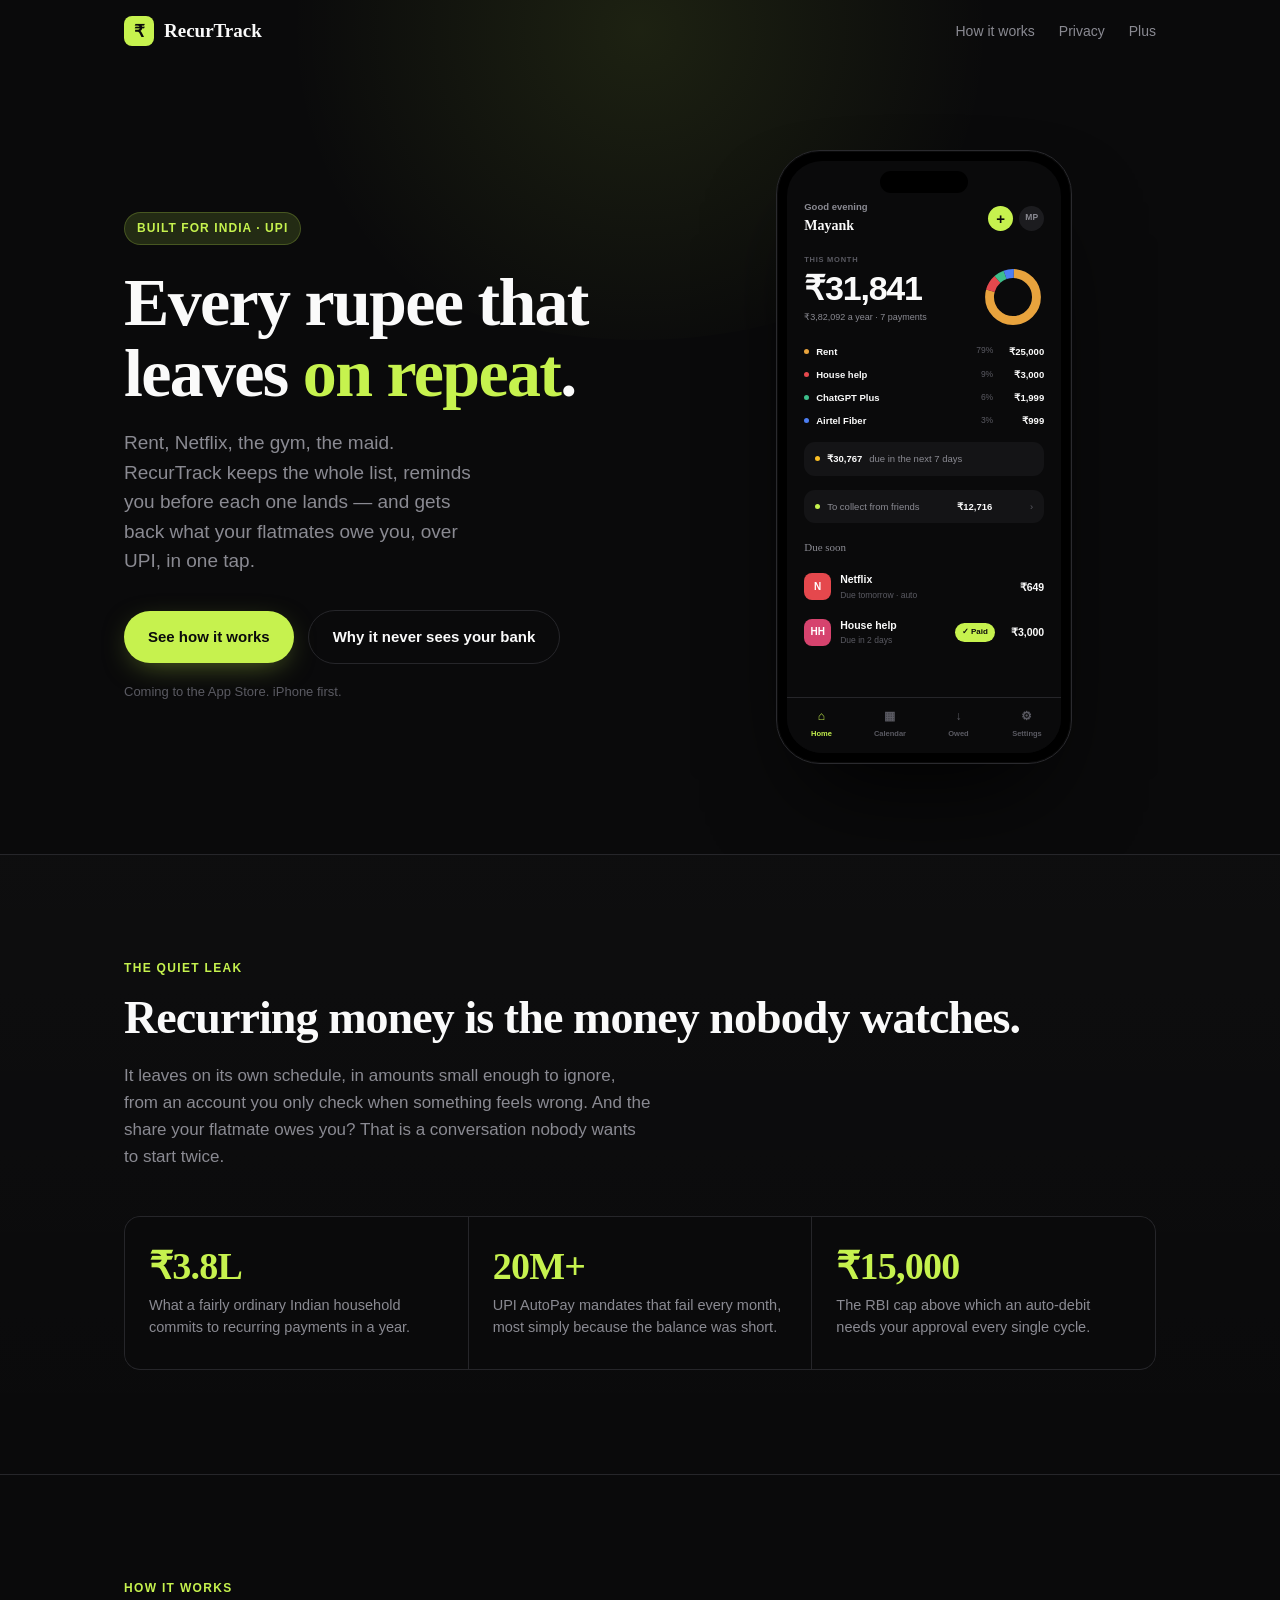
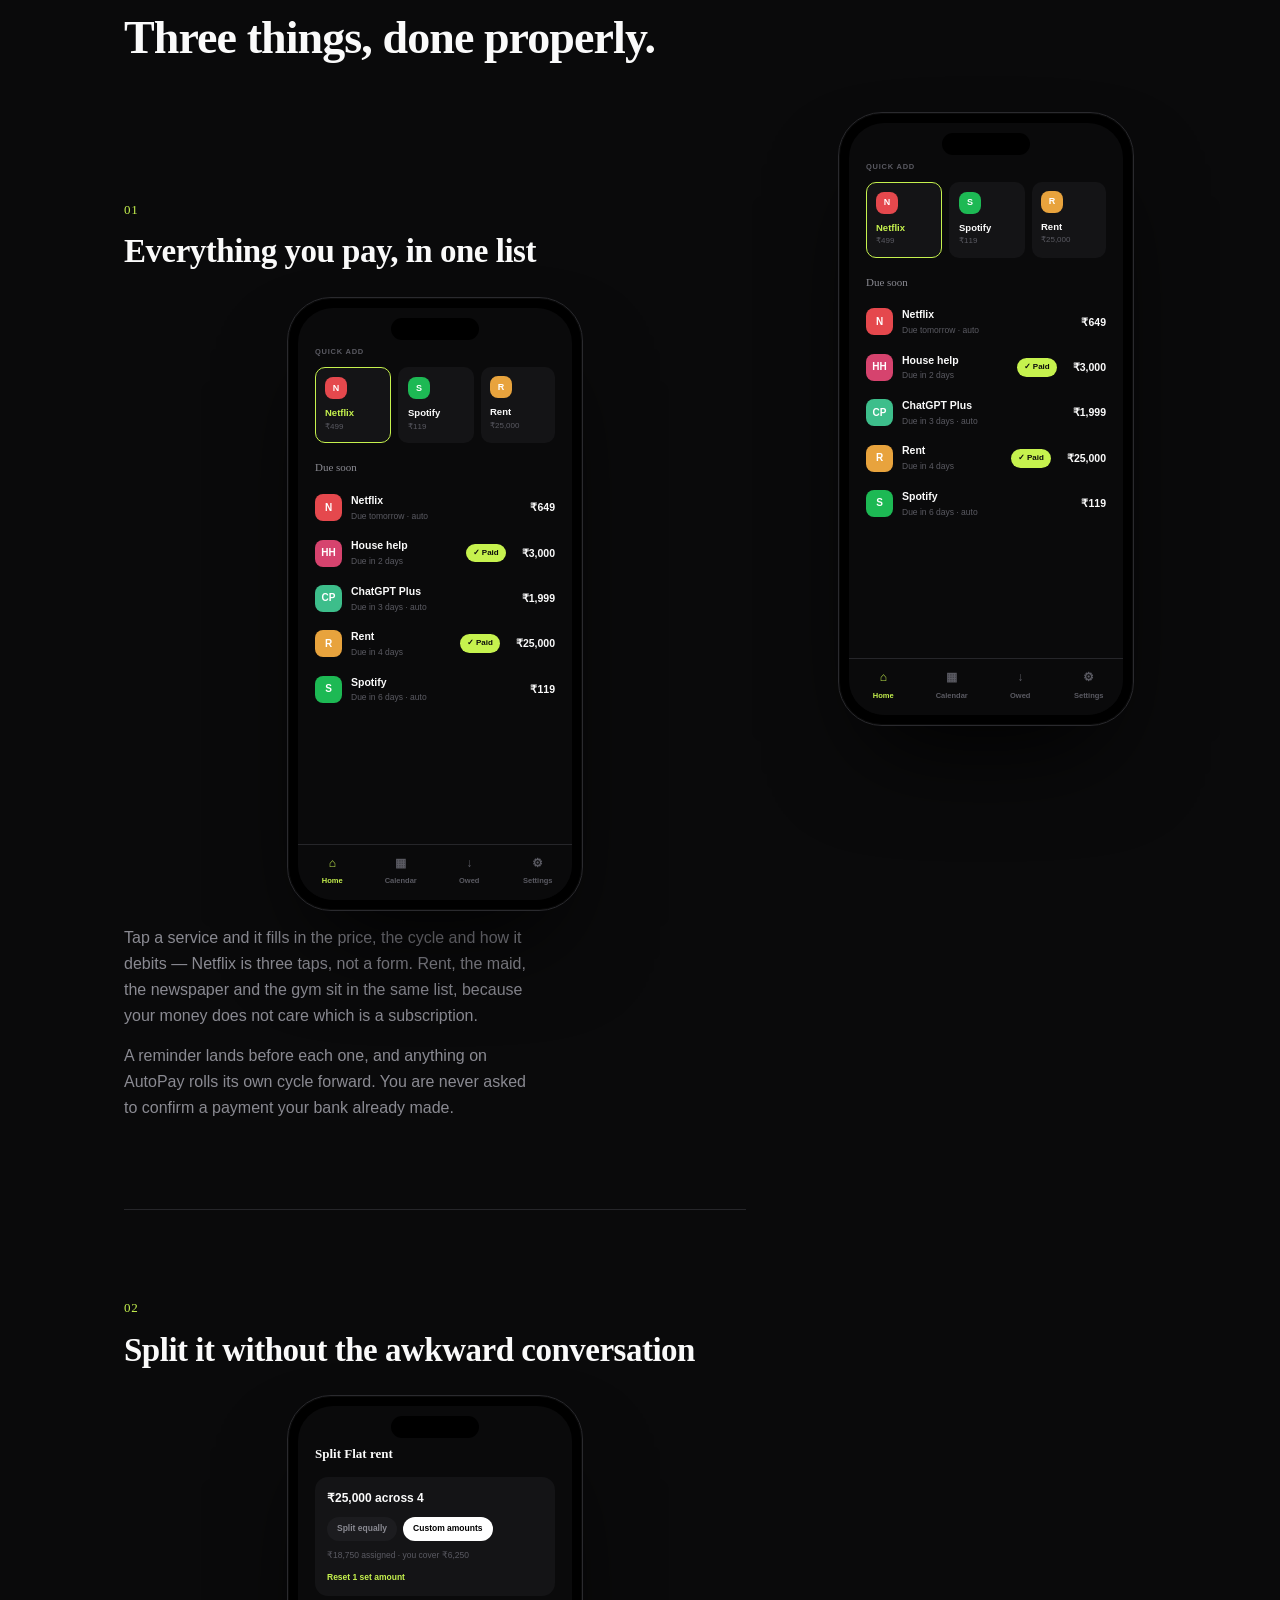
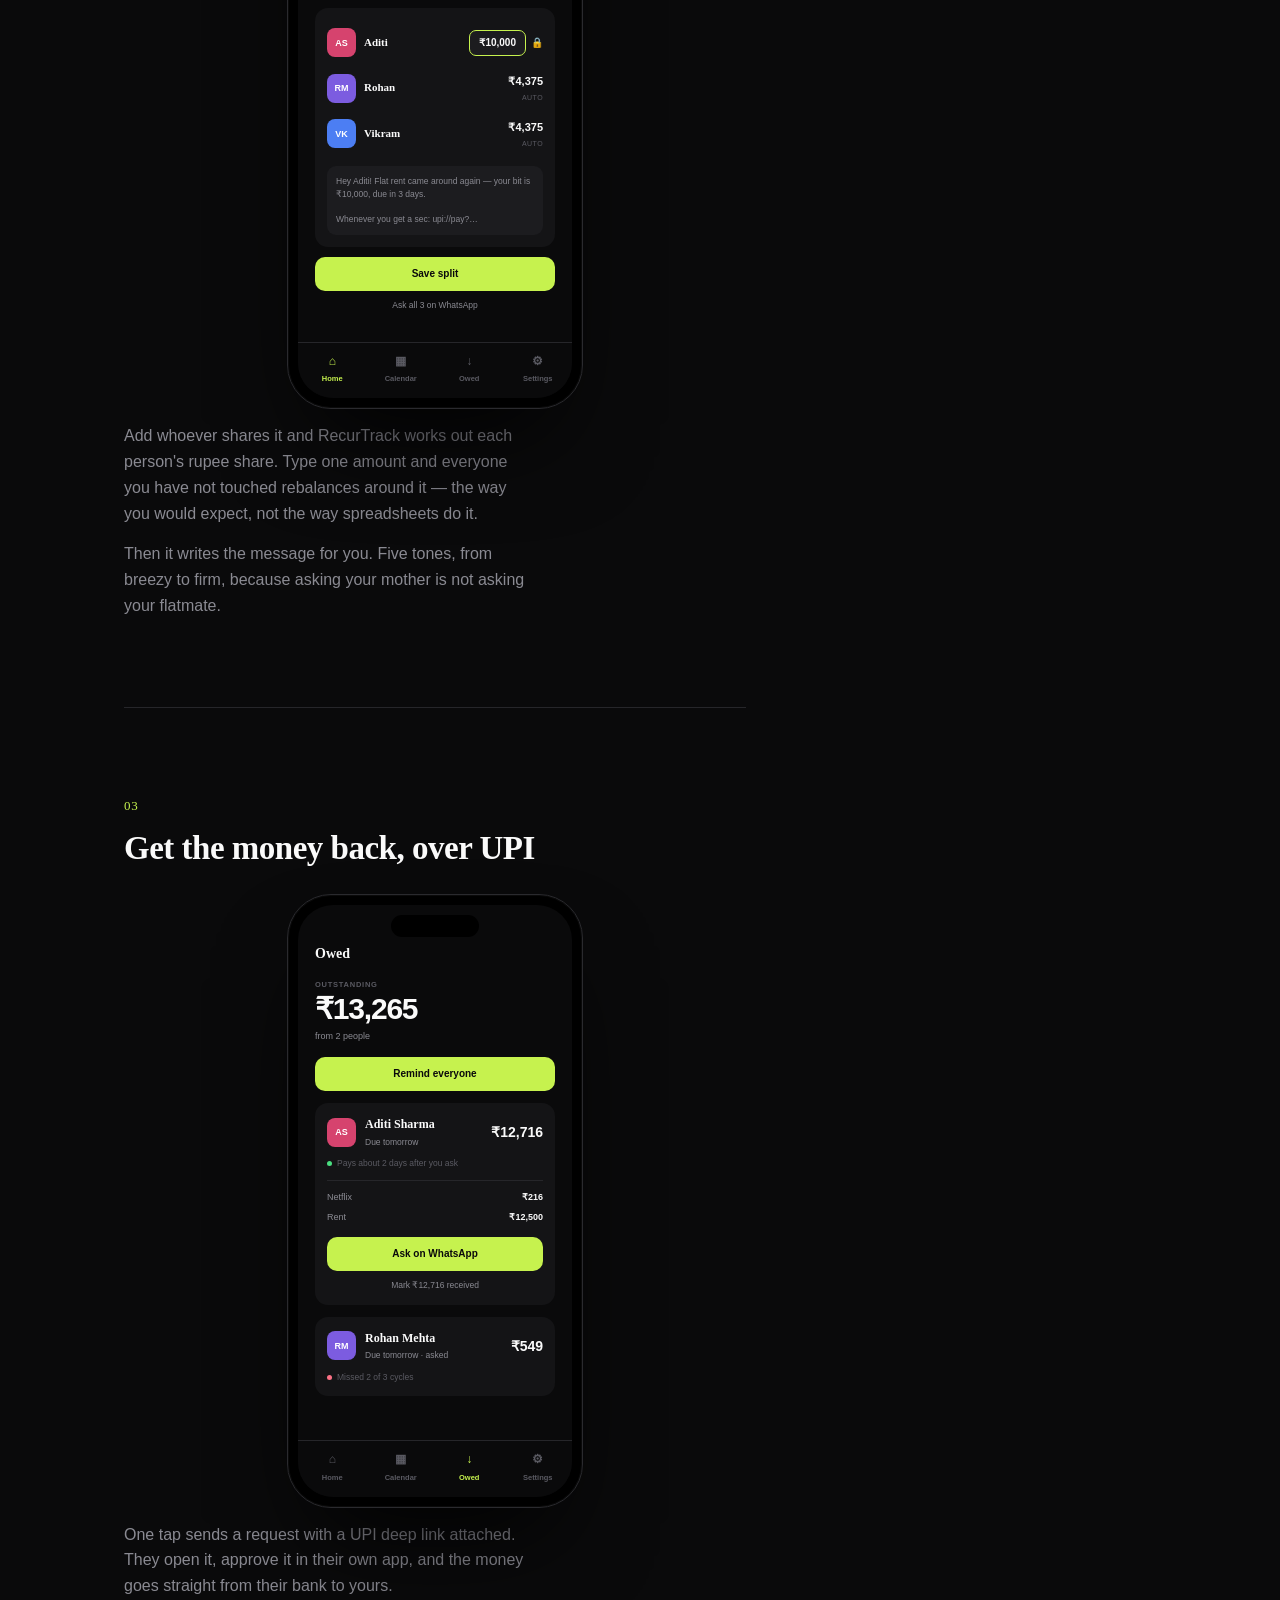
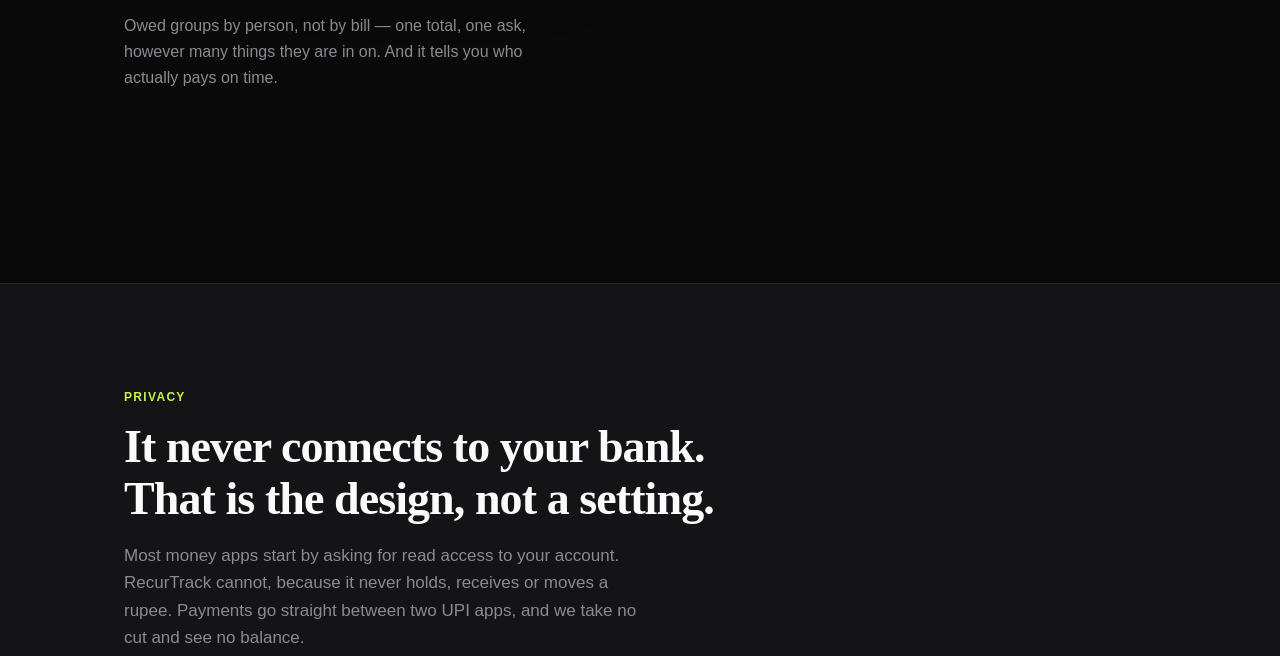
<file: index.html>
<!doctype html>
<html lang="en">
<head>
<meta charset="utf-8">
<meta name="viewport" content="width=device-width,initial-scale=1">
<title>RecurTrack — every rupee that leaves on repeat</title>
<meta name="description" content="Track the subscriptions and bills you pay every month, and get back what your flatmates owe you — over UPI, in one tap. Your records never leave your phone.">
<meta name="theme-color" content="#0A0A0B">
<link rel="icon" href="data:image/svg+xml,<svg xmlns='http://www.w3.org/2000/svg' viewBox='0 0 100 100'><rect width='100' height='100' rx='22' fill='%23C6F24E'/><text y='72' x='50' font-size='64' font-weight='bold' text-anchor='middle' font-family='Georgia,serif' fill='%230A0A0B'>₹</text></svg>">

<meta property="og:title" content="RecurTrack — every rupee that leaves on repeat">
<meta property="og:description" content="Track what you pay every month, and get back what your flatmates owe you. Over UPI, in one tap.">
<meta property="og:type" content="website">

<style>
:root{
  --bg:#0A0A0B; --surface:#141416; --surface-2:#1C1C1F; --hairline:#26262A;
  --text:#FAFAFA; --muted:#8A8A92; --faint:#5A5A62;
  --lime:#C6F24E; --lime-dim:#232B14; --ink:#0A0A0B;
  --green:#4ADE80; --amber:#FBBF24; --red:#FB7185;
  --serif:Georgia,'Times New Roman',serif;
  --sans:-apple-system,BlinkMacSystemFont,'Segoe UI',Roboto,Helvetica,Arial,sans-serif;
  --max:1080px;
}
*{box-sizing:border-box;margin:0;padding:0}
html{scroll-behavior:smooth;-webkit-text-size-adjust:100%}
body{
  background:var(--bg);color:var(--text);font-family:var(--sans);
  line-height:1.6;-webkit-font-smoothing:antialiased;overflow-x:hidden;
}
a{color:inherit}
.wrap{max-width:var(--max);margin:0 auto;padding:0 24px}

/* ---------- scroll progress ---------- */
#progress{
  position:fixed;top:0;left:0;height:2px;width:100%;transform-origin:0 50%;
  transform:scaleX(0);background:var(--lime);z-index:100;
}

/* ---------- nav ---------- */
nav{
  position:fixed;top:0;left:0;right:0;z-index:90;
  padding:16px 0;transition:background .3s ease,backdrop-filter .3s ease,border-color .3s ease;
  border-bottom:1px solid transparent;
}
nav.stuck{background:rgba(10,10,11,.72);backdrop-filter:blur(14px);border-bottom-color:var(--hairline)}
nav .wrap{display:flex;align-items:center;gap:16px}
.brand{display:flex;align-items:center;gap:10px;font-family:var(--serif);font-size:19px;font-weight:600;text-decoration:none}
.mark{
  width:30px;height:30px;border-radius:8px;background:var(--lime);color:var(--ink);
  display:grid;place-items:center;font-family:var(--serif);font-weight:700;font-size:17px;
}
.nav-links{margin-left:auto;display:flex;gap:24px;font-size:14px;color:var(--muted)}
.nav-links a{text-decoration:none;transition:color .2s}
.nav-links a:hover{color:var(--text)}
@media(max-width:640px){.nav-links{display:none}}

/* ---------- reveal ---------- */
.reveal{opacity:0;transform:translateY(26px);transition:opacity .7s cubic-bezier(.2,.7,.3,1),transform .7s cubic-bezier(.2,.7,.3,1)}
.reveal.in{opacity:1;transform:none}
.reveal[data-d="1"]{transition-delay:.08s}
.reveal[data-d="2"]{transition-delay:.16s}
.reveal[data-d="3"]{transition-delay:.24s}
@media(prefers-reduced-motion:reduce){
  html{scroll-behavior:auto}
  .reveal{opacity:1;transform:none;transition:none}
  #progress{display:none}
}

/* ---------- hero ---------- */
header{padding:150px 0 90px;position:relative;overflow:hidden}
header::before{
  content:'';position:absolute;top:-280px;left:50%;transform:translateX(-50%);
  width:820px;height:620px;border-radius:50%;pointer-events:none;
  background:radial-gradient(circle,rgba(198,242,78,.10),transparent 68%);
}
.hero-grid{display:grid;grid-template-columns:1.05fr .95fr;gap:56px;align-items:center;position:relative}
@media(max-width:900px){.hero-grid{grid-template-columns:1fr;gap:48px}}
.eyebrow{
  display:inline-flex;align-items:center;gap:8px;font-size:12px;font-weight:700;
  letter-spacing:.09em;text-transform:uppercase;color:var(--lime);
  background:var(--lime-dim);border:1px solid rgba(198,242,78,.22);
  padding:6px 12px;border-radius:99px;margin-bottom:22px;
}
h1{
  font-family:var(--serif);font-weight:600;font-size:clamp(40px,6.4vw,68px);
  line-height:1.04;letter-spacing:-.025em;text-wrap:balance;
}
h1 em{font-style:normal;color:var(--lime)}
.sub{margin-top:20px;font-size:clamp(16px,2.1vw,19px);color:var(--muted);max-width:33ch;line-height:1.55}
.cta{display:flex;flex-wrap:wrap;gap:14px;align-items:center;margin-top:34px}
.btn{
  display:inline-flex;align-items:center;gap:9px;background:var(--lime);color:var(--ink);
  font-weight:700;font-size:15px;padding:14px 24px;border-radius:99px;text-decoration:none;
  transition:transform .2s cubic-bezier(.2,.7,.3,1),box-shadow .2s;
  box-shadow:0 8px 30px -10px rgba(198,242,78,.5);
}
.btn:hover{transform:translateY(-2px);box-shadow:0 14px 38px -10px rgba(198,242,78,.62)}
.btn.ghost{background:transparent;color:var(--text);border:1px solid var(--hairline);box-shadow:none}
.btn.ghost:hover{border-color:var(--faint);transform:translateY(-2px)}
.cta-note{font-size:13px;color:var(--faint)}

/* ---------- phone ---------- */
.phone-wrap{display:flex;justify-content:center;perspective:1400px}
.phone{
  width:296px;flex:0 0 296px;background:#000;border-radius:44px;padding:10px;
  border:1px solid #2a2a2e;position:relative;
  box-shadow:0 50px 100px -34px rgba(0,0,0,.95), 0 0 0 1px rgba(255,255,255,.04) inset;
}
.phone::after{content:'';position:absolute;top:20px;left:50%;transform:translateX(-50%);width:88px;height:22px;background:#000;border-radius:99px;z-index:5}
.screen{background:var(--bg);border-radius:35px;overflow:hidden;height:592px;position:relative}
.screen-inner{padding:38px 17px 0;font-size:11px}

/* app chrome */
.a-top{display:flex;align-items:center;margin-bottom:16px}
.a-greet{font-size:9.5px;color:var(--muted);font-weight:600}
.a-name{font-family:var(--serif);font-size:14px;font-weight:600;margin-top:1px}
.a-actions{margin-left:auto;display:flex;gap:6px}
.a-add{width:25px;height:25px;border-radius:50%;background:var(--lime);color:var(--ink);display:grid;place-items:center;font-size:15px;font-weight:600;line-height:1}
.a-av{width:25px;height:25px;border-radius:50%;background:var(--surface-2);display:grid;place-items:center;font-size:8.5px;font-weight:800;color:var(--muted)}
.a-label{font-size:7.5px;font-weight:800;letter-spacing:.1em;color:var(--faint)}
.a-hero{display:flex;align-items:center;gap:14px}
.a-big{font-size:34px;font-weight:800;letter-spacing:-1.2px;line-height:1;margin-top:3px;font-variant-numeric:tabular-nums}
.a-subtle{font-size:9px;color:var(--muted);margin-top:5px}
.ring{width:62px;height:62px;flex:0 0 62px}
.a-legend{margin-top:16px;display:flex;flex-direction:column;gap:8px}
.a-row{display:flex;align-items:center;gap:7px;font-size:9.5px}
.dot{width:5px;height:5px;border-radius:50%;flex:0 0 5px}
.a-row .nm{font-weight:600}
.a-row .pc{margin-left:auto;color:var(--faint);font-size:8.5px}
.a-row .amt{font-weight:700;font-variant-numeric:tabular-nums;min-width:44px;text-align:right}
.a-strip{display:flex;align-items:center;gap:7px;background:var(--surface);border-radius:11px;padding:9px 11px;margin-top:14px;font-size:9.5px;color:var(--muted)}
.a-strip b{color:var(--text);font-weight:800}
.a-strip .chev{margin-left:auto;color:var(--faint)}
.a-sec{font-family:var(--serif);font-size:11px;color:var(--muted);margin:16px 0 8px}
.a-item{display:flex;align-items:center;gap:9px;padding:7px 0}
.tile{width:27px;height:27px;border-radius:8px;display:grid;place-items:center;font-size:10px;font-weight:800;color:#fff}
.a-item .t{font-size:10.5px;font-weight:600}
.a-item .d{font-size:8.5px;color:var(--faint);margin-top:1px}
.a-item .v{margin-left:auto;font-weight:700;font-size:10.5px;font-variant-numeric:tabular-nums}
.pill{background:var(--lime);color:var(--ink);font-size:8px;font-weight:800;padding:3px 7px;border-radius:99px;margin-left:auto}
.a-item .pill + .v{margin-left:7px}
.a-tabs{position:absolute;bottom:0;left:0;right:0;display:flex;padding:9px 0 13px;border-top:1px solid var(--hairline);background:var(--bg)}
.a-tab{flex:1;text-align:center;font-size:7.5px;color:var(--faint);font-weight:600}
.a-tab.on{color:var(--lime)}
.a-tab i{display:block;font-size:12px;margin-bottom:2px;font-style:normal}

/* owed screen */
.o-card{background:var(--surface);border-radius:13px;padding:12px;margin-top:12px}
.o-top{display:flex;align-items:center;gap:9px}
.o-av{width:29px;height:29px;border-radius:8px;display:grid;place-items:center;font-size:9px;font-weight:800;color:#fff}
.o-nm{font-family:var(--serif);font-size:12px;font-weight:600}
.o-due{font-size:8.5px;color:var(--muted);margin-top:1px}
.o-amt{margin-left:auto;font-size:14px;font-weight:800;font-variant-numeric:tabular-nums}
.o-habit{display:flex;align-items:center;gap:5px;margin-top:8px;font-size:8.5px;color:var(--faint)}
.o-break{border-top:1px solid var(--hairline);margin-top:9px;padding-top:6px}
.o-line{display:flex;font-size:9px;color:var(--muted);padding:3px 0}
.o-line b{margin-left:auto;color:var(--text);font-variant-numeric:tabular-nums}
.o-btn{background:var(--lime);color:var(--ink);text-align:center;font-size:10px;font-weight:800;padding:9px;border-radius:10px;margin-top:10px}
.o-sec{text-align:center;font-size:8.5px;color:var(--muted);margin-top:8px}

/* split screen */
.s-card{background:var(--surface);border-radius:13px;padding:12px;margin-top:12px}
.s-h{font-size:12px;font-weight:700}
.s-modes{display:flex;gap:6px;margin-top:9px}
.s-mode{font-size:8.5px;font-weight:700;padding:5px 10px;border-radius:99px;background:var(--surface-2);color:var(--muted)}
.s-mode.on{background:#fff;color:#000}
.s-note{font-size:8.5px;color:var(--faint);margin-top:8px}
.s-person{display:flex;align-items:center;gap:8px;padding:8px 0}
.s-person .v{margin-left:auto;font-size:11px;font-weight:800;font-variant-numeric:tabular-nums}
.s-person .auto{font-size:7px;color:var(--faint);letter-spacing:.06em;display:block;text-align:right;margin-top:1px}
.s-msg{background:var(--surface-2);border-radius:9px;padding:9px;font-size:8.5px;color:var(--muted);line-height:1.5;margin-top:9px}

/* ---------- sections ---------- */
section{padding:104px 0;position:relative}
.kicker{font-size:12px;font-weight:800;letter-spacing:.11em;text-transform:uppercase;color:var(--lime);margin-bottom:14px}
h2{font-family:var(--serif);font-weight:600;font-size:clamp(28px,4.3vw,46px);line-height:1.12;letter-spacing:-.02em;text-wrap:balance}
.lead{margin-top:18px;font-size:17px;color:var(--muted);max-width:56ch;line-height:1.6}

/* problem */
.problem{border-top:1px solid var(--hairline);border-bottom:1px solid var(--hairline);background:linear-gradient(180deg,rgba(255,255,255,.014),transparent)}
.stat-grid{display:grid;grid-template-columns:repeat(3,1fr);gap:1px;background:var(--hairline);border:1px solid var(--hairline);border-radius:16px;overflow:hidden;margin-top:46px}
@media(max-width:760px){.stat-grid{grid-template-columns:1fr}}
.stat{background:var(--bg);padding:30px 24px}
.stat .n{font-family:var(--serif);font-size:38px;font-weight:600;letter-spacing:-.02em;color:var(--lime);line-height:1}
.stat .t{margin-top:10px;font-size:14.5px;color:var(--muted);line-height:1.5}

/* sticky feature scroll */
.sticky-sec{position:relative}
.sticky-grid{display:grid;grid-template-columns:1fr 340px;gap:70px;align-items:start}
@media(max-width:900px){.sticky-grid{grid-template-columns:1fr;gap:40px}}
.steps{display:flex;flex-direction:column;gap:0}
.step{padding:88px 0;border-bottom:1px solid var(--hairline)}
.step:last-child{border-bottom:0}
@media(max-width:900px){.step{padding:52px 0}}
.step .num{font-family:var(--serif);font-size:13px;color:var(--lime);margin-bottom:12px;letter-spacing:.06em}
.step h3{font-family:var(--serif);font-size:clamp(24px,3.2vw,33px);font-weight:600;letter-spacing:-.015em;line-height:1.18}
.step p{margin-top:14px;color:var(--muted);font-size:16px;max-width:46ch;line-height:1.62}
.sticky-phone{position:sticky;top:118px;justify-self:center}
/* Narrow screens get one phone per step instead of a pinned one. A phone
   pinned to the top of a 375pt screen sits right across the reading column and
   cuts every paragraph in half; inline, each screenshot simply sits with the
   words it illustrates. The copies are cloned at runtime — see buildInline(). */
@media(max-width:900px){
  .sticky-grid{display:block}
  .sticky-phone{display:none}
}
.step .phone{margin:26px auto 4px}
@media(max-width:380px){
  .step .phone{transform:scale(.86);transform-origin:top center;margin-bottom:-82px}
}
.screens{position:relative}
.screens .phone{position:relative}
.slide{position:absolute;inset:0;border-radius:35px;overflow:hidden;opacity:0;transition:opacity .55s ease;pointer-events:none}
.slide.on{opacity:1;pointer-events:auto}

/* privacy */
.privacy{background:var(--surface);border-top:1px solid var(--hairline);border-bottom:1px solid var(--hairline)}
.p-grid{display:grid;grid-template-columns:repeat(auto-fit,minmax(240px,1fr));gap:22px;margin-top:44px}
.p-card{background:var(--bg);border:1px solid var(--hairline);border-radius:16px;padding:26px}
.p-card .ic{width:36px;height:36px;border-radius:10px;background:var(--lime-dim);display:grid;place-items:center;margin-bottom:16px;font-size:17px}
.p-card h4{font-size:16px;font-weight:700;margin-bottom:8px}
.p-card p{font-size:14px;color:var(--muted);line-height:1.6}

/* plus */
.plus-box{
  border:1px solid var(--hairline);border-radius:22px;padding:44px;margin-top:44px;
  background:linear-gradient(160deg,rgba(198,242,78,.05),transparent 62%);
}
@media(max-width:640px){.plus-box{padding:28px}}
.plus-list{display:grid;grid-template-columns:repeat(auto-fit,minmax(230px,1fr));gap:26px;margin-top:30px}
.plus-item h4{font-size:15.5px;font-weight:700;margin-bottom:7px;display:flex;align-items:center;gap:8px}
.plus-item h4::before{content:'';width:6px;height:6px;border-radius:50%;background:var(--lime);flex:0 0 6px}
.plus-item p{font-size:14px;color:var(--muted);line-height:1.58}
.free-note{margin-top:32px;padding-top:24px;border-top:1px solid var(--hairline);font-size:14.5px;color:var(--muted)}
.free-note b{color:var(--text)}

/* final */
.final{text-align:center;padding:120px 0}
.final h2{max-width:16ch;margin:0 auto}
.final .lead{margin:18px auto 0;text-align:center}
.final .cta{justify-content:center}

/* footer */
footer{border-top:1px solid var(--hairline);padding:44px 0;font-size:13.5px;color:var(--faint)}
.f-grid{display:flex;flex-wrap:wrap;gap:18px;align-items:center}
.f-links{margin-left:auto;display:flex;flex-wrap:wrap;gap:22px}
.f-links a{text-decoration:none;transition:color .2s}
.f-links a:hover{color:var(--text)}
@media(max-width:640px){.f-links{margin-left:0}}
</style>
</head>
<body>

<div id="progress"></div>

<nav id="nav">
  <div class="wrap">
    <a class="brand" href="#top"><span class="mark">₹</span> RecurTrack</a>
    <div class="nav-links">
      <a href="#how">How it works</a>
      <a href="#privacy">Privacy</a>
      <a href="#plus">Plus</a>
    </div>
  </div>
</nav>

<header id="top">
  <div class="wrap hero-grid">
    <div>
      <div class="eyebrow reveal">Built for India · UPI</div>
      <h1 class="reveal" data-d="1">Every rupee that leaves <em>on repeat</em>.</h1>
      <p class="sub reveal" data-d="2">
        Rent, Netflix, the gym, the maid. RecurTrack keeps the whole list, reminds you
        before each one lands — and gets back what your flatmates owe you, over UPI, in
        one tap.
      </p>
      <div class="cta reveal" data-d="3">
        <a class="btn" href="#how">See how it works</a>
        <a class="btn ghost" href="#privacy">Why it never sees your bank</a>
      </div>
      <p class="cta-note reveal" data-d="3" style="margin-top:18px">
        Coming to the App Store. iPhone first.
      </p>
    </div>

    <div class="phone-wrap reveal" data-d="2">
      <div class="phone">
        <div class="screen">
          <div class="screen-inner">
            <div class="a-top">
              <div>
                <div class="a-greet">Good evening</div>
                <div class="a-name">Mayank</div>
              </div>
              <div class="a-actions"><div class="a-add">+</div><div class="a-av">MP</div></div>
            </div>

            <div class="a-label">THIS MONTH</div>
            <div class="a-hero">
              <div style="flex:1">
                <div class="a-big">₹31,841</div>
                <div class="a-subtle">₹3,82,092 a year · 7 payments</div>
              </div>
              <svg class="ring" viewBox="0 0 42 42" aria-hidden="true">
                <circle cx="21" cy="21" r="15.9" fill="none" stroke="#1C1C1F" stroke-width="6"/>
                <circle cx="21" cy="21" r="15.9" fill="none" stroke="#E8A33D" stroke-width="6"
                        stroke-dasharray="79 21" stroke-dashoffset="25"/>
                <circle cx="21" cy="21" r="15.9" fill="none" stroke="#E5484D" stroke-width="6"
                        stroke-dasharray="9 91" stroke-dashoffset="-54"/>
                <circle cx="21" cy="21" r="15.9" fill="none" stroke="#3DBE8B" stroke-width="6"
                        stroke-dasharray="6 94" stroke-dashoffset="-63"/>
                <circle cx="21" cy="21" r="15.9" fill="none" stroke="#4C7EF3" stroke-width="6"
                        stroke-dasharray="6 94" stroke-dashoffset="-69"/>
              </svg>
            </div>

            <div class="a-legend">
              <div class="a-row"><span class="dot" style="background:#E8A33D"></span><span class="nm">Rent</span><span class="pc">79%</span><span class="amt">₹25,000</span></div>
              <div class="a-row"><span class="dot" style="background:#E5484D"></span><span class="nm">House help</span><span class="pc">9%</span><span class="amt">₹3,000</span></div>
              <div class="a-row"><span class="dot" style="background:#3DBE8B"></span><span class="nm">ChatGPT Plus</span><span class="pc">6%</span><span class="amt">₹1,999</span></div>
              <div class="a-row"><span class="dot" style="background:#4C7EF3"></span><span class="nm">Airtel Fiber</span><span class="pc">3%</span><span class="amt">₹999</span></div>
            </div>

            <div class="a-strip"><span class="dot" style="background:var(--amber)"></span><b>₹30,767</b> due in the next 7 days</div>
            <div class="a-strip"><span class="dot" style="background:var(--lime)"></span>To collect from friends<b style="margin-left:auto">₹12,716</b><span class="chev">›</span></div>

            <div class="a-sec">Due soon</div>
            <div class="a-item">
              <div class="tile" style="background:#E5484D">N</div>
              <div><div class="t">Netflix</div><div class="d">Due tomorrow · auto</div></div>
              <div class="v">₹649</div>
            </div>
            <div class="a-item">
              <div class="tile" style="background:#D6436E">HH</div>
              <div><div class="t">House help</div><div class="d">Due in 2 days</div></div>
              <div class="pill">✓ Paid</div><div class="v">₹3,000</div>
            </div>
          </div>
          <div class="a-tabs">
            <div class="a-tab on"><i>⌂</i>Home</div>
            <div class="a-tab"><i>▦</i>Calendar</div>
            <div class="a-tab"><i>↓</i>Owed</div>
            <div class="a-tab"><i>⚙</i>Settings</div>
          </div>
        </div>
      </div>
    </div>
  </div>
</header>

<section class="problem">
  <div class="wrap">
    <div class="kicker reveal">The quiet leak</div>
    <h2 class="reveal" data-d="1">Recurring money is the money nobody watches.</h2>
    <p class="lead reveal" data-d="2">
      It leaves on its own schedule, in amounts small enough to ignore, from an account you
      only check when something feels wrong. And the share your flatmate owes you? That is
      a conversation nobody wants to start twice.
    </p>
    <div class="stat-grid">
      <div class="stat reveal"><div class="n">₹3.8L</div><div class="t">What a fairly ordinary Indian household commits to recurring payments in a year.</div></div>
      <div class="stat reveal" data-d="1"><div class="n">20M+</div><div class="t">UPI AutoPay mandates that fail every month, most simply because the balance was short.</div></div>
      <div class="stat reveal" data-d="2"><div class="n">₹15,000</div><div class="t">The RBI cap above which an auto-debit needs your approval every single cycle.</div></div>
    </div>
  </div>
</section>

<section id="how" class="sticky-sec">
  <div class="wrap">
    <div class="kicker reveal">How it works</div>
    <h2 class="reveal" data-d="1">Three things, done properly.</h2>

    <div class="sticky-grid" style="margin-top:48px">
      <div class="steps">
        <div class="step" data-slide="0">
          <div class="num">01</div>
          <h3>Everything you pay, in one list</h3>
          <p>
            Tap a service and it fills in the price, the cycle and how it debits — Netflix is
            three taps, not a form. Rent, the maid, the newspaper and the gym sit in the same
            list, because your money does not care which is a subscription.
          </p>
          <p>
            A reminder lands before each one, and anything on AutoPay rolls its own cycle
            forward. You are never asked to confirm a payment your bank already made.
          </p>
        </div>

        <div class="step" data-slide="1">
          <div class="num">02</div>
          <h3>Split it without the awkward conversation</h3>
          <p>
            Add whoever shares it and RecurTrack works out each person's rupee share. Type one
            amount and everyone you have not touched rebalances around it — the way you would
            expect, not the way spreadsheets do it.
          </p>
          <p>
            Then it writes the message for you. Five tones, from breezy to firm, because asking
            your mother is not asking your flatmate.
          </p>
        </div>

        <div class="step" data-slide="2">
          <div class="num">03</div>
          <h3>Get the money back, over UPI</h3>
          <p>
            One tap sends a request with a UPI deep link attached. They open it, approve it in
            their own app, and the money goes straight from their bank to yours.
          </p>
          <p>
            Owed groups by person, not by bill — one total, one ask, however many things they
            are in on. And it tells you who actually pays on time.
          </p>
        </div>
      </div>

      <div class="sticky-phone">
        <div class="screens">
          <div class="phone">
            <div class="screen">

              <!-- 1: list -->
              <div class="slide on" data-i="0">
                <div class="screen-inner">
                  <div class="a-label" style="margin-bottom:9px">QUICK ADD</div>
                  <div style="display:flex;gap:7px;margin-bottom:16px">
                    <div style="flex:1;background:var(--surface);border:1px solid var(--lime);border-radius:10px;padding:9px">
                      <div class="tile" style="background:#E5484D;width:22px;height:22px;font-size:9px;margin-bottom:6px">N</div>
                      <div style="font-size:9.5px;font-weight:700;color:var(--lime)">Netflix</div>
                      <div style="font-size:8px;color:var(--faint)">₹499</div>
                    </div>
                    <div style="flex:1;background:var(--surface);border:1px solid transparent;border-radius:10px;padding:9px">
                      <div class="tile" style="background:#1DB954;width:22px;height:22px;font-size:9px;margin-bottom:6px">S</div>
                      <div style="font-size:9.5px;font-weight:700">Spotify</div>
                      <div style="font-size:8px;color:var(--faint)">₹119</div>
                    </div>
                    <div style="flex:1;background:var(--surface);border-radius:10px;padding:9px">
                      <div class="tile" style="background:#E8A33D;width:22px;height:22px;font-size:9px;margin-bottom:6px">R</div>
                      <div style="font-size:9.5px;font-weight:700">Rent</div>
                      <div style="font-size:8px;color:var(--faint)">₹25,000</div>
                    </div>
                  </div>
                  <div class="a-sec" style="margin-top:4px">Due soon</div>
                  <div class="a-item"><div class="tile" style="background:#E5484D">N</div><div><div class="t">Netflix</div><div class="d">Due tomorrow · auto</div></div><div class="v">₹649</div></div>
                  <div class="a-item"><div class="tile" style="background:#D6436E">HH</div><div><div class="t">House help</div><div class="d">Due in 2 days</div></div><div class="pill">✓ Paid</div><div class="v">₹3,000</div></div>
                  <div class="a-item"><div class="tile" style="background:#3DBE8B">CP</div><div><div class="t">ChatGPT Plus</div><div class="d">Due in 3 days · auto</div></div><div class="v">₹1,999</div></div>
                  <div class="a-item"><div class="tile" style="background:#E8A33D">R</div><div><div class="t">Rent</div><div class="d">Due in 4 days</div></div><div class="pill">✓ Paid</div><div class="v">₹25,000</div></div>
                  <div class="a-item"><div class="tile" style="background:#1DB954">S</div><div><div class="t">Spotify</div><div class="d">Due in 6 days · auto</div></div><div class="v">₹119</div></div>
                </div>
                  <div class="a-tabs">
                  <div class="a-tab on"><i>⌂</i>Home</div>
                  <div class="a-tab"><i>▦</i>Calendar</div>
                  <div class="a-tab"><i>↓</i>Owed</div>
                  <div class="a-tab"><i>⚙</i>Settings</div>
                  </div>
              </div>

              <!-- 2: split -->
              <div class="slide" data-i="1">
                <div class="screen-inner">
                  <div style="font-family:var(--serif);font-size:13px;font-weight:600;margin-bottom:4px">Split Flat rent</div>
                  <div class="s-card">
                    <div class="s-h">₹25,000 across 4</div>
                    <div class="s-modes"><div class="s-mode">Split equally</div><div class="s-mode on">Custom amounts</div></div>
                    <div class="s-note">₹18,750 assigned · you cover ₹6,250</div>
                    <div class="s-note" style="color:var(--lime);font-weight:700">Reset 1 set amount</div>
                  </div>
                  <div class="s-card">
                    <div class="s-person">
                      <div class="o-av" style="background:#D6436E">AS</div>
                      <div><div class="o-nm" style="font-size:11px">Aditi</div></div>
                      <div style="margin-left:auto;display:flex;align-items:center;gap:5px">
                        <div style="background:var(--surface-2);border:1px solid var(--lime);border-radius:7px;padding:4px 9px;font-size:10px;font-weight:800">₹10,000</div>
                        <span style="color:var(--lime);font-size:10px">🔒</span>
                      </div>
                    </div>
                    <div class="s-person">
                      <div class="o-av" style="background:#7C5CE0">RM</div>
                      <div><div class="o-nm" style="font-size:11px">Rohan</div></div>
                      <div style="margin-left:auto;text-align:right"><div class="v">₹4,375</div><span class="auto">AUTO</span></div>
                    </div>
                    <div class="s-person">
                      <div class="o-av" style="background:#4C7EF3">VK</div>
                      <div><div class="o-nm" style="font-size:11px">Vikram</div></div>
                      <div style="margin-left:auto;text-align:right"><div class="v">₹4,375</div><span class="auto">AUTO</span></div>
                    </div>
                    <div class="s-msg">
                      Hey Aditi! Flat rent came around again — your bit is ₹10,000, due in 3 days.<br><br>
                      Whenever you get a sec: upi://pay?…
                    </div>
                  </div>
                  <div class="o-btn">Save split</div>
                  <div class="o-sec">Ask all 3 on WhatsApp</div>
                </div>
                  <div class="a-tabs">
                  <div class="a-tab on"><i>⌂</i>Home</div>
                  <div class="a-tab"><i>▦</i>Calendar</div>
                  <div class="a-tab"><i>↓</i>Owed</div>
                  <div class="a-tab"><i>⚙</i>Settings</div>
                  </div>
              </div>

              <!-- 3: owed -->
              <div class="slide" data-i="2">
                <div class="screen-inner">
                  <div style="font-family:var(--serif);font-size:14px;font-weight:600;margin-bottom:14px">Owed</div>
                  <div class="a-label">OUTSTANDING</div>
                  <div class="a-big" style="font-size:30px">₹13,265</div>
                  <div class="a-subtle">from 2 people</div>
                  <div class="o-btn" style="margin-top:14px">Remind everyone</div>

                  <div class="o-card">
                    <div class="o-top">
                      <div class="o-av" style="background:#D6436E">AS</div>
                      <div><div class="o-nm">Aditi Sharma</div><div class="o-due">Due tomorrow</div></div>
                      <div class="o-amt">₹12,716</div>
                    </div>
                    <div class="o-habit"><span class="dot" style="background:var(--green)"></span>Pays about 2 days after you ask</div>
                    <div class="o-break">
                      <div class="o-line">Netflix <b>₹216</b></div>
                      <div class="o-line">Rent <b>₹12,500</b></div>
                    </div>
                    <div class="o-btn">Ask on WhatsApp</div>
                    <div class="o-sec">Mark ₹12,716 received</div>
                  </div>

                  <div class="o-card">
                    <div class="o-top">
                      <div class="o-av" style="background:#7C5CE0">RM</div>
                      <div><div class="o-nm">Rohan Mehta</div><div class="o-due">Due tomorrow · asked</div></div>
                      <div class="o-amt">₹549</div>
                    </div>
                    <div class="o-habit"><span class="dot" style="background:var(--red)"></span>Missed 2 of 3 cycles</div>
                  </div>
                </div>
                  <div class="a-tabs">
                  <div class="a-tab"><i>⌂</i>Home</div>
                  <div class="a-tab"><i>▦</i>Calendar</div>
                  <div class="a-tab on"><i>↓</i>Owed</div>
                  <div class="a-tab"><i>⚙</i>Settings</div>
                  </div>
              </div>

            </div>
          </div>
        </div>
      </div>
    </div>
  </div>
</section>

<section id="privacy" class="privacy">
  <div class="wrap">
    <div class="kicker reveal">Privacy</div>
    <h2 class="reveal" data-d="1">It never connects to your bank. That is the design, not a setting.</h2>
    <p class="lead reveal" data-d="2">
      Most money apps start by asking for read access to your account. RecurTrack cannot,
      because it never holds, receives or moves a rupee. Payments go straight between two
      UPI apps, and we take no cut and see no balance.
    </p>
    <div class="p-grid">
      <div class="p-card reveal">
        <div class="ic">📱</div>
        <h4>Your records stay on your phone</h4>
        <p>Payments, people and splits live in a database on your device. Not on a server, not in an analytics pipeline.</p>
      </div>
      <div class="p-card reveal" data-d="1">
        <div class="ic">🔗</div>
        <h4>No bank connection, ever</h4>
        <p>No account linking, no transaction scraping, no read access. We could not look at your balance if we wanted to.</p>
      </div>
      <div class="p-card reveal" data-d="2">
        <div class="ic">👤</div>
        <h4>An account is optional</h4>
        <p>Start without one. Add an email later only if you want to get your list back on a new phone — it keeps everything.</p>
      </div>
      <div class="p-card reveal" data-d="3">
        <div class="ic">☁️</div>
        <h4>Backup is off until you say so</h4>
        <p>Cloud backup and household sharing are opt-in. Nothing leaves the phone unless you switch them on, and the policy says exactly what happens when you do.</p>
      </div>
    </div>
  </div>
</section>

<section id="plus">
  <div class="wrap">
    <div class="kicker reveal">RecurTrack Plus</div>
    <h2 class="reveal" data-d="1">The free app is the whole app.</h2>
    <p class="lead reveal" data-d="2">
      Tracking, splitting, asking people to pay, reminders, low-balance and mandate-cap
      warnings — all free, permanently. Plus is for the parts that cost us something to run,
      or that save you the work of remembering.
    </p>

    <div class="plus-box reveal" data-d="2">
      <div class="plus-list">
        <div class="plus-item"><h4>Backup &amp; restore</h4><p>Every payment back on a new phone. Off by default.</p></div>
        <div class="plus-item"><h4>Share with your household</h4><p>Send the joint payments to a flatmate. Yours stay yours.</p></div>
        <div class="plus-item"><h4>Automatic chase-ups</h4><p>It remembers who still owes, and nudges you — escalating, not repeating.</p></div>
        <div class="plus-item"><h4>Who actually pays</h4><p>How long each person really takes, and who needs asking twice.</p></div>
      </div>
      <div class="free-note">
        <b>What stays free, always:</b> unlimited payments, unlimited people, unlimited splits and
        folders, every reminder, and the warnings that stop a mandate bouncing. We do not think
        it is right to charge for telling you that you are about to lose money.
      </div>
    </div>
  </div>
</section>

<section class="final">
  <div class="wrap">
    <h2 class="reveal">Stop guessing where it goes.</h2>
    <p class="lead reveal" data-d="1">
      RecurTrack is finishing review and heading to the App Store. iPhone first.
    </p>
    <div class="cta reveal" data-d="2">
      <a class="btn" href="mailto:support@mayankpal.co.in?subject=Tell%20me%20when%20RecurTrack%20launches">Tell me when it launches</a>
    </div>
  </div>
</section>

<footer>
  <div class="wrap f-grid">
    <div>© 2026 Mayank Pal · Made in India</div>
    <div class="f-links">
      <a href="privacy.html">Privacy Policy</a>
      <a href="terms.html">Terms of Use</a>
      <a href="mailto:support@mayankpal.co.in">Support</a>
    </div>
  </div>
</footer>

<script>
(function () {
  var reduce = window.matchMedia('(prefers-reduced-motion: reduce)').matches;

  // Scroll progress. Transform only, so it never triggers layout.
  var bar = document.getElementById('progress');
  var nav = document.getElementById('nav');
  var ticking = false;
  function onScroll() {
    if (ticking) return;
    ticking = true;
    requestAnimationFrame(function () {
      var h = document.documentElement.scrollHeight - window.innerHeight;
      if (bar && !reduce) bar.style.transform = 'scaleX(' + (h > 0 ? window.scrollY / h : 0) + ')';
      nav.classList.toggle('stuck', window.scrollY > 24);
      ticking = false;
    });
  }
  window.addEventListener('scroll', onScroll, { passive: true });
  onScroll();

  // Reveal on entry. Unobserved once shown — re-animating on the way back up is
  // the thing that makes scroll effects feel cheap.
  var els = document.querySelectorAll('.reveal');
  if (reduce || !('IntersectionObserver' in window)) {
    els.forEach(function (el) { el.classList.add('in'); });
  } else {
    var io = new IntersectionObserver(function (entries) {
      entries.forEach(function (e) {
        if (!e.isIntersecting) return;
        e.target.classList.add('in');
        io.unobserve(e.target);
      });
    }, { rootMargin: '0px 0px -12% 0px', threshold: 0.08 });
    els.forEach(function (el) { io.observe(el); });
  }

  var steps = [].slice.call(document.querySelectorAll('.step'));
  var stack = document.querySelector('.sticky-phone .phone');

  // Below 900px each step carries its own phone, cloned from the stacked one.
  var inlined = false;
  function buildInline() {
    if (inlined || window.innerWidth > 900 || !stack) return;
    inlined = true;
    steps.forEach(function (step) {
      var i = +step.getAttribute('data-slide');
      var phone = stack.cloneNode(true);
      [].slice.call(phone.querySelectorAll('.slide')).forEach(function (sl, j) {
        if (j === i) sl.classList.add('on'); else sl.remove();
      });
      step.insertBefore(phone, step.querySelector('h3').nextSibling);
    });
  }
  buildInline();
  window.addEventListener('resize', buildInline);

  // Above 900px the phone is pinned beside the text, and shows whichever step
  // has reached the reading line — not the nearest centre, which flips early
  // when one step is much taller than its neighbour.
  var slides = [].slice.call(document.querySelectorAll('.sticky-phone .slide'));
  if (steps.length && slides.length) {
    var current = -1;
    function pick() {
      if (window.innerWidth <= 900) return;
      var line = window.innerHeight * 0.42, best = 0;
      steps.forEach(function (s, i) {
        if (s.getBoundingClientRect().top <= line) best = i;
      });
      if (best === current) return;
      current = best;
      slides.forEach(function (sl, i) { sl.classList.toggle('on', i === best); });
    }
    var t2 = false;
    window.addEventListener('scroll', function () {
      if (t2) return;
      t2 = true;
      requestAnimationFrame(function () { pick(); t2 = false; });
    }, { passive: true });
    pick();
  }
})();
</script>
</body>
</html>
</file>
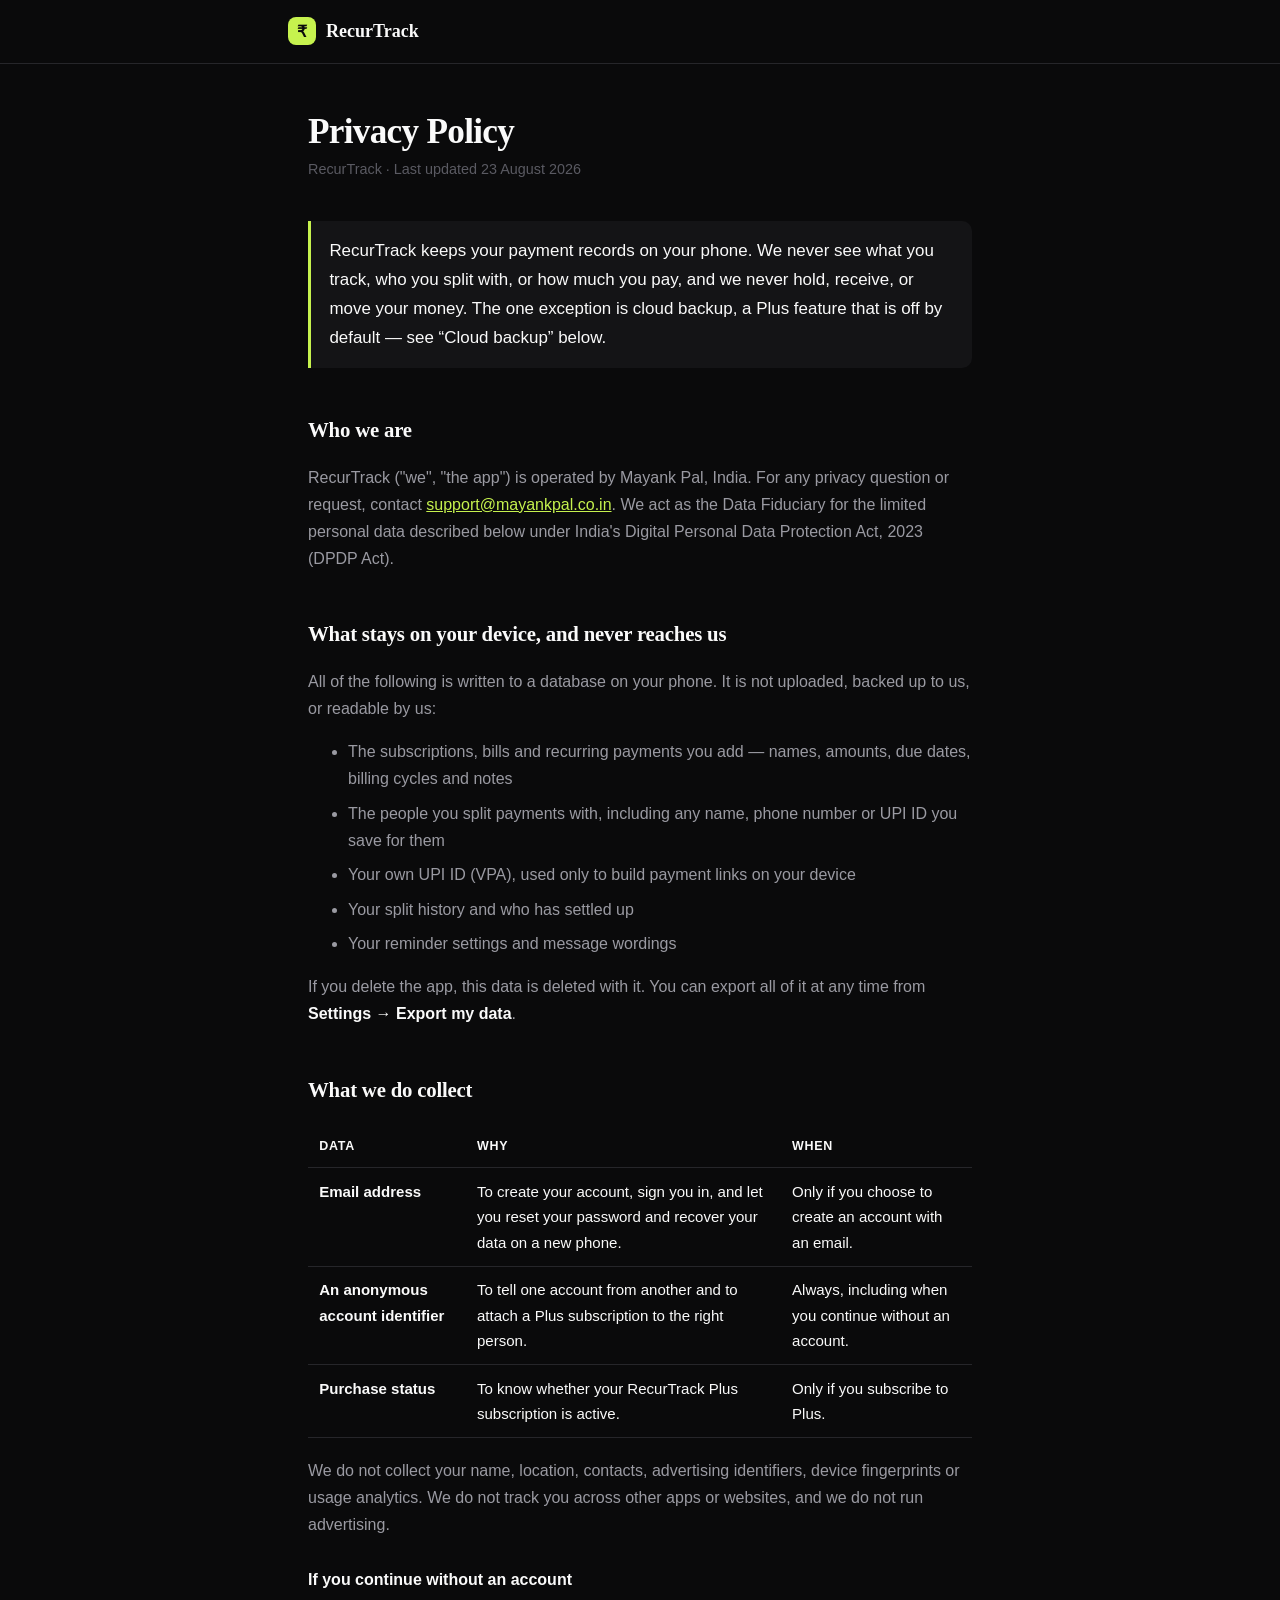
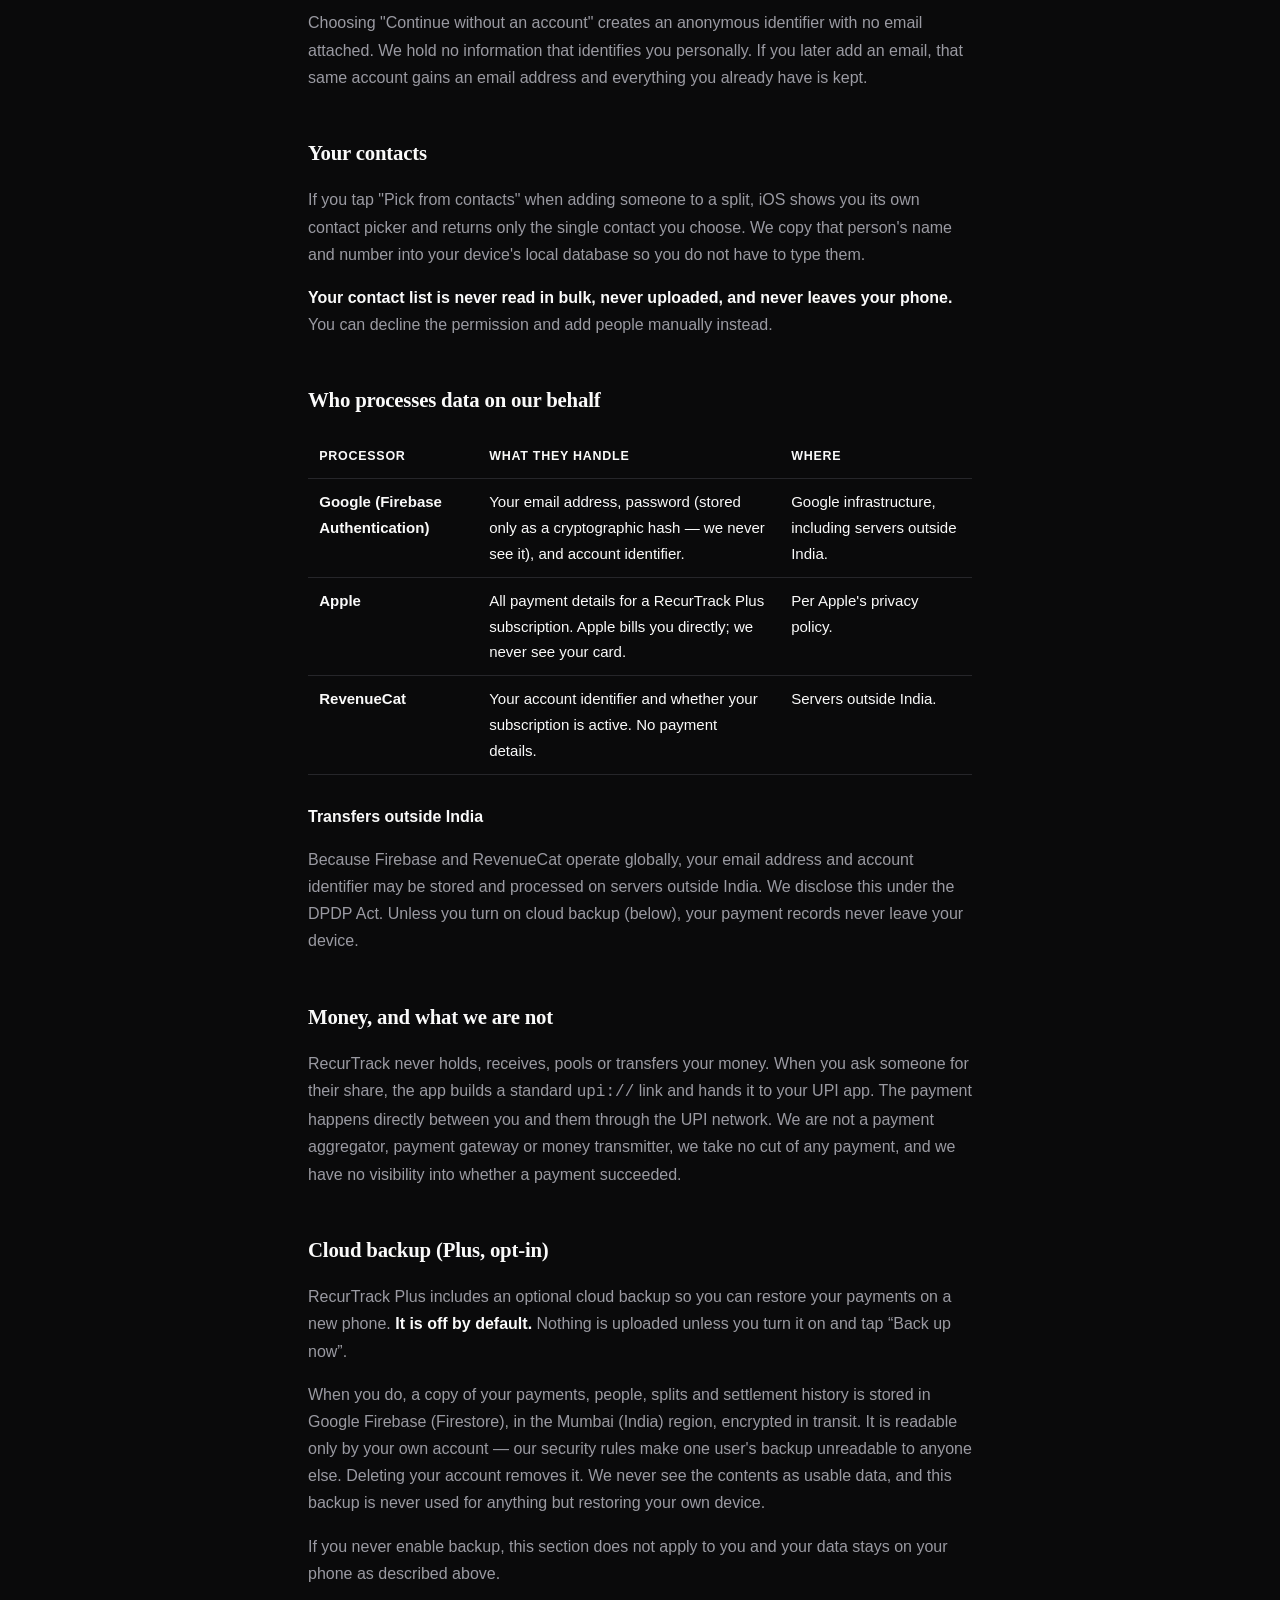
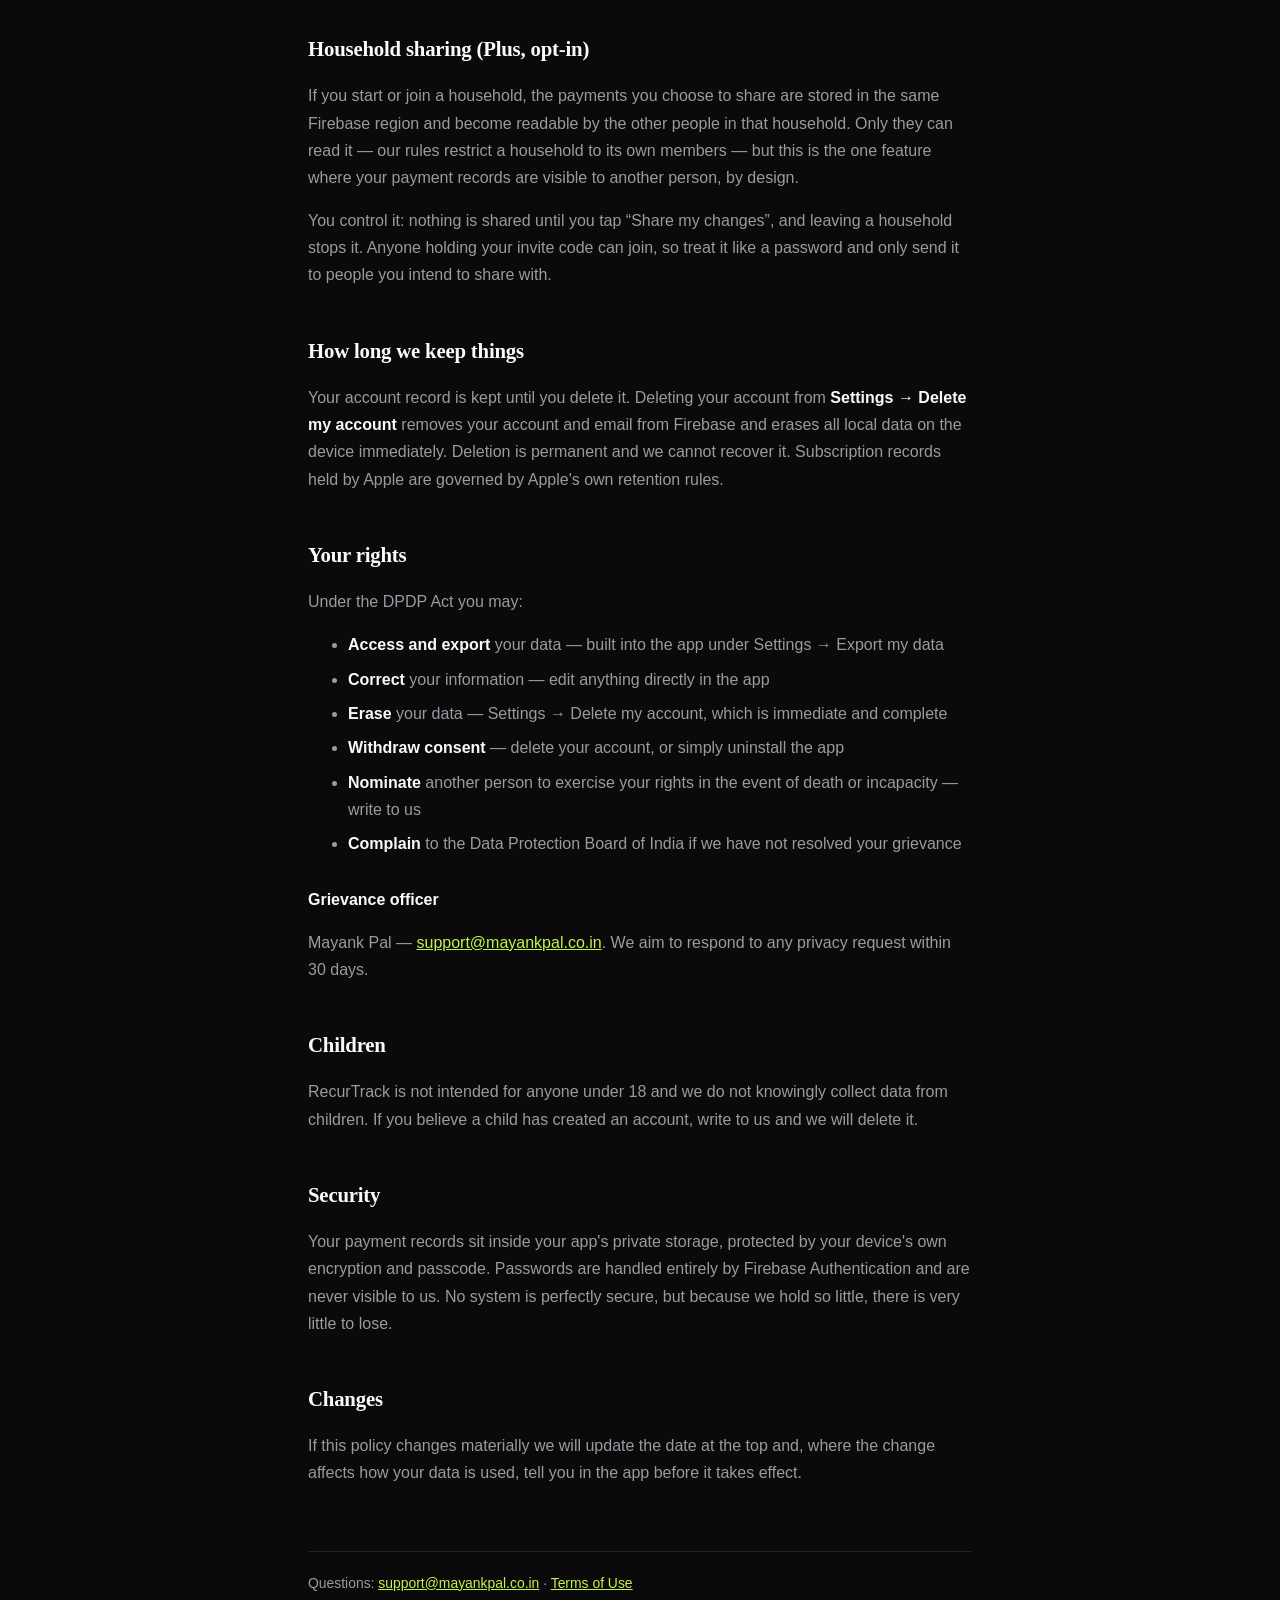
<file: privacy.html>
<!doctype html>
<html lang="en">
<head>
<meta charset="utf-8">
<meta name="viewport" content="width=device-width,initial-scale=1">
<meta name="theme-color" content="#0A0A0B">
<title>Privacy Policy — RecurTrack</title>
<link rel="stylesheet" href="./_style.css">
</head>
<body>
<div class="sitebar">
  <div class="inner"><a class="brand" href="./"><span class="mark">₹</span> RecurTrack</a></div>
</div>
<main>

<h1>Privacy Policy</h1>
<p class="updated">RecurTrack · Last updated 23 August 2026</p>

<p class="lede">
  RecurTrack keeps your payment records on your phone. We never see what you track, who
  you split with, or how much you pay, and we never hold, receive, or move your money. The
  one exception is cloud backup, a Plus feature that is off by default — see “Cloud backup”
  below.
</p>

<h2>Who we are</h2>
<p>
  RecurTrack ("we", "the app") is operated by Mayank Pal, India. For any privacy question
  or request, contact <a href="mailto:support@mayankpal.co.in">support@mayankpal.co.in</a>.
  We act as the Data Fiduciary for the limited personal data described below under India's
  Digital Personal Data Protection Act, 2023 (DPDP Act).
</p>

<h2>What stays on your device, and never reaches us</h2>
<p>
  All of the following is written to a database on your phone. It is not uploaded, backed
  up to us, or readable by us:
</p>
<ul>
  <li>The subscriptions, bills and recurring payments you add — names, amounts, due dates, billing cycles and notes</li>
  <li>The people you split payments with, including any name, phone number or UPI ID you save for them</li>
  <li>Your own UPI ID (VPA), used only to build payment links on your device</li>
  <li>Your split history and who has settled up</li>
  <li>Your reminder settings and message wordings</li>
</ul>
<p>
  If you delete the app, this data is deleted with it. You can export all of it at any time
  from <strong>Settings → Export my data</strong>.
</p>

<h2>What we do collect</h2>
<table>
  <thead>
    <tr><th>Data</th><th>Why</th><th>When</th></tr>
  </thead>
  <tbody>
    <tr>
      <td><strong>Email address</strong></td>
      <td>To create your account, sign you in, and let you reset your password and recover your data on a new phone.</td>
      <td>Only if you choose to create an account with an email.</td>
    </tr>
    <tr>
      <td><strong>An anonymous account identifier</strong></td>
      <td>To tell one account from another and to attach a Plus subscription to the right person.</td>
      <td>Always, including when you continue without an account.</td>
    </tr>
    <tr>
      <td><strong>Purchase status</strong></td>
      <td>To know whether your RecurTrack Plus subscription is active.</td>
      <td>Only if you subscribe to Plus.</td>
    </tr>
  </tbody>
</table>
<p>
  We do not collect your name, location, contacts, advertising identifiers, device
  fingerprints or usage analytics. We do not track you across other apps or websites,
  and we do not run advertising.
</p>

<h3>If you continue without an account</h3>
<p>
  Choosing "Continue without an account" creates an anonymous identifier with no email
  attached. We hold no information that identifies you personally. If you later add an
  email, that same account gains an email address and everything you already have is kept.
</p>

<h2>Your contacts</h2>
<p>
  If you tap "Pick from contacts" when adding someone to a split, iOS shows you its own
  contact picker and returns only the single contact you choose. We copy that person's name
  and number into your device's local database so you do not have to type them.
</p>
<p>
  <strong>Your contact list is never read in bulk, never uploaded, and never leaves your
  phone.</strong> You can decline the permission and add people manually instead.
</p>

<h2>Who processes data on our behalf</h2>
<table>
  <thead>
    <tr><th>Processor</th><th>What they handle</th><th>Where</th></tr>
  </thead>
  <tbody>
    <tr>
      <td><strong>Google (Firebase Authentication)</strong></td>
      <td>Your email address, password (stored only as a cryptographic hash — we never see it), and account identifier.</td>
      <td>Google infrastructure, including servers outside India.</td>
    </tr>
    <tr>
      <td><strong>Apple</strong></td>
      <td>All payment details for a RecurTrack Plus subscription. Apple bills you directly; we never see your card.</td>
      <td>Per Apple's privacy policy.</td>
    </tr>
    <tr>
      <td><strong>RevenueCat</strong></td>
      <td>Your account identifier and whether your subscription is active. No payment details.</td>
      <td>Servers outside India.</td>
    </tr>
  </tbody>
</table>

<h3>Transfers outside India</h3>
<p>
  Because Firebase and RevenueCat operate globally, your email address and account
  identifier may be stored and processed on servers outside India. We disclose this under
  the DPDP Act. Unless you turn on cloud backup (below), your payment records never leave
  your device.
</p>

<h2>Money, and what we are not</h2>
<p>
  RecurTrack never holds, receives, pools or transfers your money. When you ask someone for
  their share, the app builds a standard <code>upi://</code> link and hands it to your UPI
  app. The payment happens directly between you and them through the UPI network. We are not
  a payment aggregator, payment gateway or money transmitter, we take no cut of any payment,
  and we have no visibility into whether a payment succeeded.
</p>

<h2>Cloud backup (Plus, opt-in)</h2>
<p>
  RecurTrack Plus includes an optional cloud backup so you can restore your payments on a
  new phone. <strong>It is off by default.</strong> Nothing is uploaded unless you turn it
  on and tap “Back up now”.
</p>
<p>
  When you do, a copy of your payments, people, splits and settlement history is stored in
  Google Firebase (Firestore), in the Mumbai (India) region, encrypted in transit. It is
  readable only by your own account — our security rules make one user's backup unreadable
  to anyone else. Deleting your account removes it. We never see the contents as usable
  data, and this backup is never used for anything but restoring your own device.
</p>
<p>
  If you never enable backup, this section does not apply to you and your data stays on your
  phone as described above.
</p>

<h2>Household sharing (Plus, opt-in)</h2>
<p>
  If you start or join a household, the payments you choose to share are stored in the same
  Firebase region and become readable by the other people in that household. Only they can
  read it — our rules restrict a household to its own members — but this is the one feature
  where your payment records are visible to another person, by design.
</p>
<p>
  You control it: nothing is shared until you tap “Share my changes”, and leaving a
  household stops it. Anyone holding your invite code can join, so treat it like a password
  and only send it to people you intend to share with.
</p>

<h2>How long we keep things</h2>
<p>
  Your account record is kept until you delete it. Deleting your account from
  <strong>Settings → Delete my account</strong> removes your account and email from Firebase
  and erases all local data on the device immediately. Deletion is permanent and we cannot
  recover it. Subscription records held by Apple are governed by Apple's own retention rules.
</p>

<h2>Your rights</h2>
<p>Under the DPDP Act you may:</p>
<ul>
  <li><strong>Access and export</strong> your data — built into the app under Settings → Export my data</li>
  <li><strong>Correct</strong> your information — edit anything directly in the app</li>
  <li><strong>Erase</strong> your data — Settings → Delete my account, which is immediate and complete</li>
  <li><strong>Withdraw consent</strong> — delete your account, or simply uninstall the app</li>
  <li><strong>Nominate</strong> another person to exercise your rights in the event of death or incapacity — write to us</li>
  <li><strong>Complain</strong> to the Data Protection Board of India if we have not resolved your grievance</li>
</ul>

<h3>Grievance officer</h3>
<p>
  Mayank Pal — <a href="mailto:support@mayankpal.co.in">support@mayankpal.co.in</a>. We aim to
  respond to any privacy request within 30 days.
</p>

<h2>Children</h2>
<p>
  RecurTrack is not intended for anyone under 18 and we do not knowingly collect data from
  children. If you believe a child has created an account, write to us and we will delete it.
</p>

<h2>Security</h2>
<p>
  Your payment records sit inside your app's private storage, protected by your device's own
  encryption and passcode. Passwords are handled entirely by Firebase Authentication and are
  never visible to us. No system is perfectly secure, but because we hold so little, there is
  very little to lose.
</p>

<h2>Changes</h2>
<p>
  If this policy changes materially we will update the date at the top and, where the change
  affects how your data is used, tell you in the app before it takes effect.
</p>

<footer>
  Questions: <a href="mailto:support@mayankpal.co.in">support@mayankpal.co.in</a> ·
  <a href="./terms.html">Terms of Use</a>
</footer>

</main>
</body>
</html>
</file>
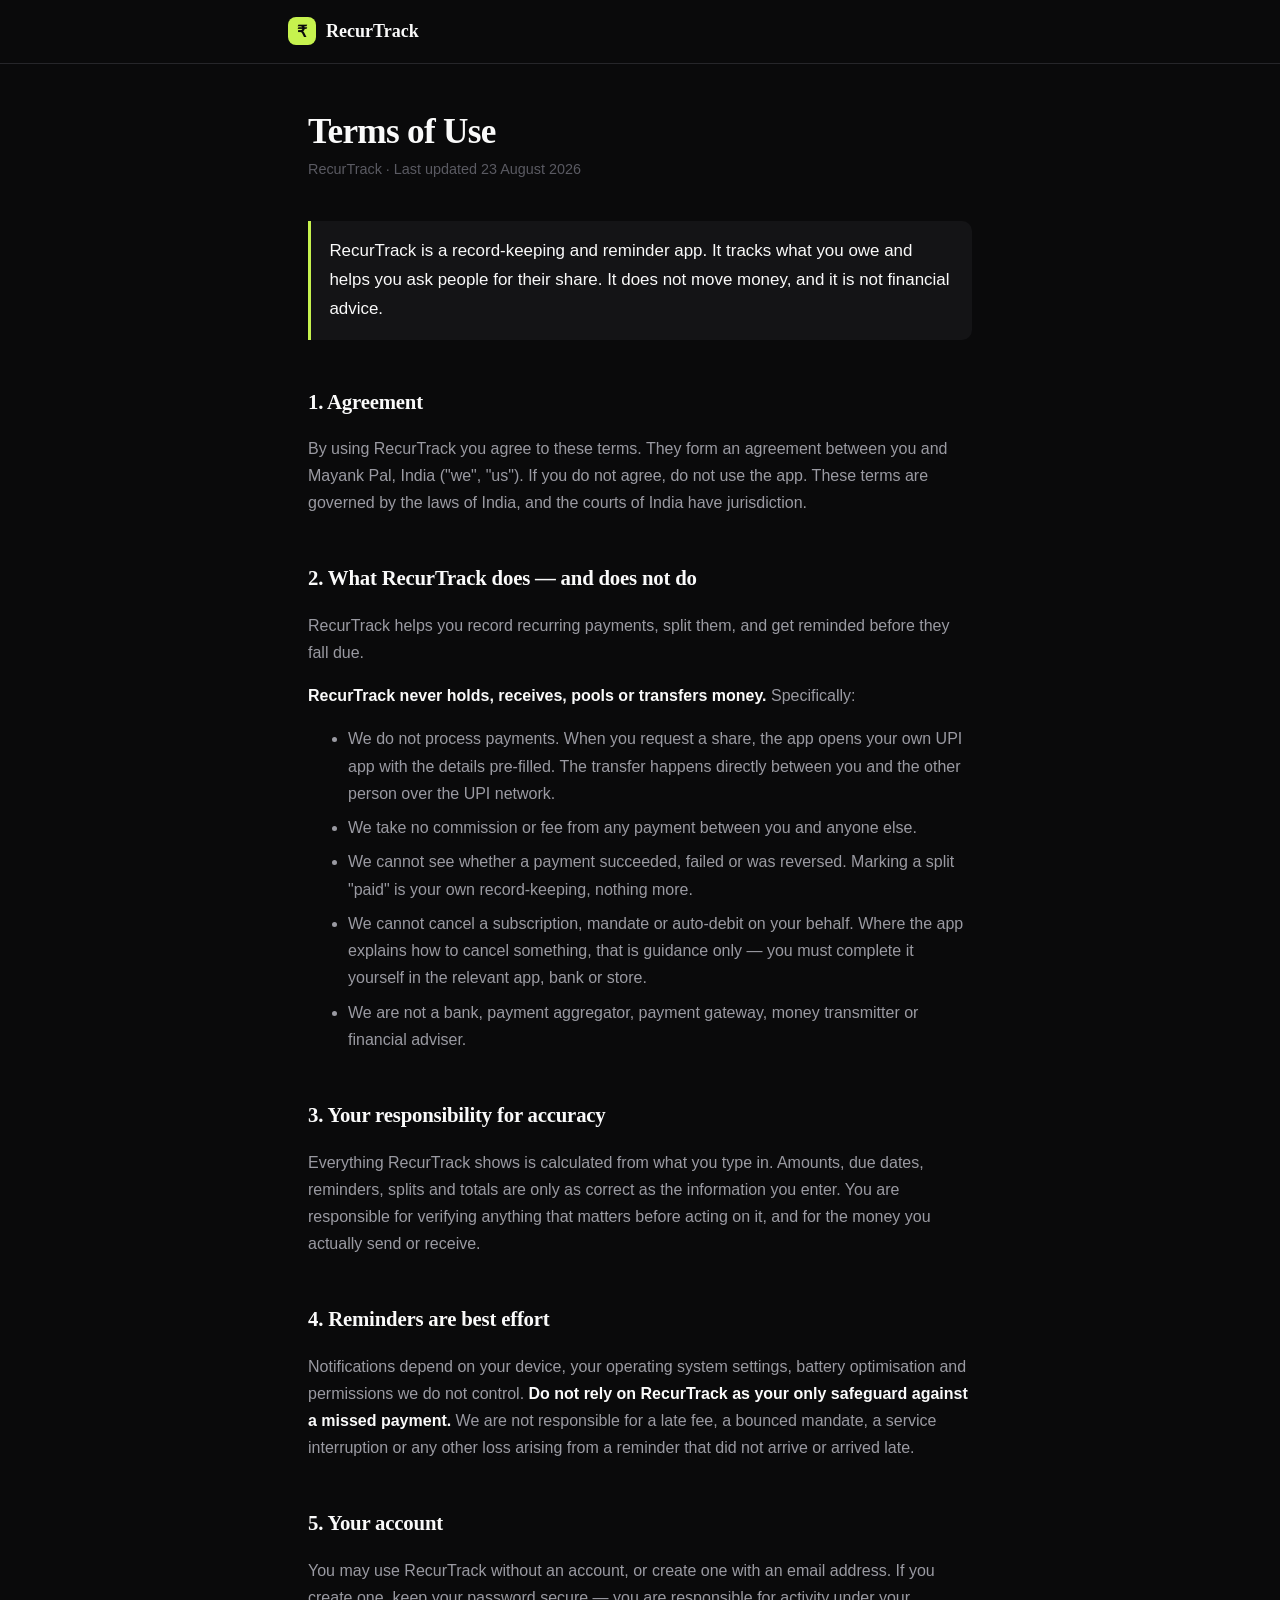
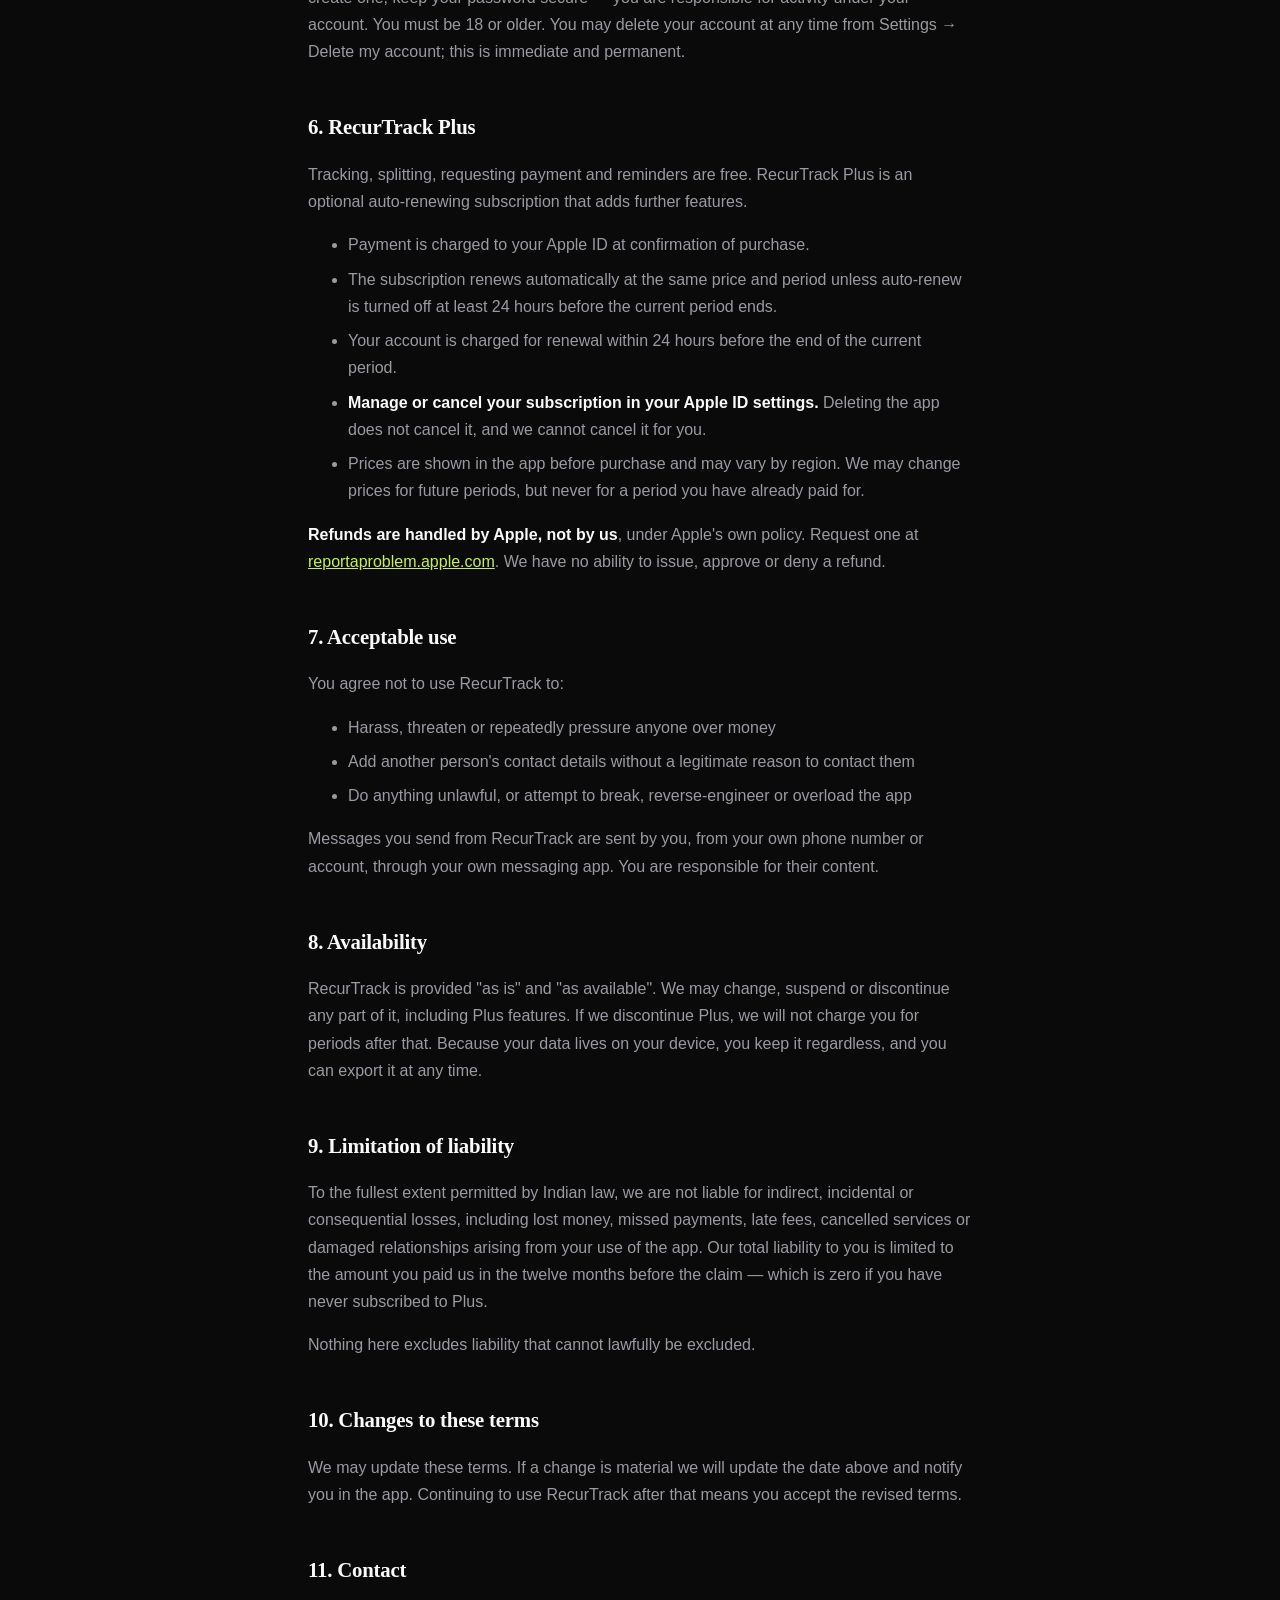
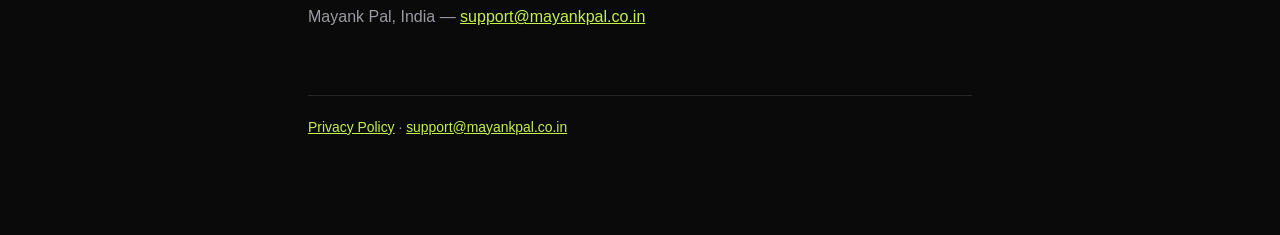
<file: terms.html>
<!doctype html>
<html lang="en">
<head>
<meta charset="utf-8">
<meta name="viewport" content="width=device-width,initial-scale=1">
<meta name="theme-color" content="#0A0A0B">
<title>Terms of Use — RecurTrack</title>
<link rel="stylesheet" href="./_style.css">
</head>
<body>
<div class="sitebar">
  <div class="inner"><a class="brand" href="./"><span class="mark">₹</span> RecurTrack</a></div>
</div>
<main>

<h1>Terms of Use</h1>
<p class="updated">RecurTrack · Last updated 23 August 2026</p>

<p class="lede">
  RecurTrack is a record-keeping and reminder app. It tracks what you owe and helps you ask
  people for their share. It does not move money, and it is not financial advice.
</p>

<h2>1. Agreement</h2>
<p>
  By using RecurTrack you agree to these terms. They form an agreement between you and
  Mayank Pal, India ("we", "us"). If you do not agree, do not use the app. These terms are
  governed by the laws of India, and the courts of India have jurisdiction.
</p>

<h2>2. What RecurTrack does — and does not do</h2>
<p>RecurTrack helps you record recurring payments, split them, and get reminded before they fall due.</p>
<p><strong>RecurTrack never holds, receives, pools or transfers money.</strong> Specifically:</p>
<ul>
  <li>We do not process payments. When you request a share, the app opens your own UPI app with the details pre-filled. The transfer happens directly between you and the other person over the UPI network.</li>
  <li>We take no commission or fee from any payment between you and anyone else.</li>
  <li>We cannot see whether a payment succeeded, failed or was reversed. Marking a split "paid" is your own record-keeping, nothing more.</li>
  <li>We cannot cancel a subscription, mandate or auto-debit on your behalf. Where the app explains how to cancel something, that is guidance only — you must complete it yourself in the relevant app, bank or store.</li>
  <li>We are not a bank, payment aggregator, payment gateway, money transmitter or financial adviser.</li>
</ul>

<h2>3. Your responsibility for accuracy</h2>
<p>
  Everything RecurTrack shows is calculated from what you type in. Amounts, due dates,
  reminders, splits and totals are only as correct as the information you enter. You are
  responsible for verifying anything that matters before acting on it, and for the money you
  actually send or receive.
</p>

<h2>4. Reminders are best effort</h2>
<p>
  Notifications depend on your device, your operating system settings, battery optimisation
  and permissions we do not control. <strong>Do not rely on RecurTrack as your only safeguard
  against a missed payment.</strong> We are not responsible for a late fee, a bounced mandate,
  a service interruption or any other loss arising from a reminder that did not arrive or
  arrived late.
</p>

<h2>5. Your account</h2>
<p>
  You may use RecurTrack without an account, or create one with an email address. If you
  create one, keep your password secure — you are responsible for activity under your
  account. You must be 18 or older. You may delete your account at any time from
  Settings → Delete my account; this is immediate and permanent.
</p>

<h2>6. RecurTrack Plus</h2>
<p>
  Tracking, splitting, requesting payment and reminders are free. RecurTrack Plus is an
  optional auto-renewing subscription that adds further features.
</p>
<ul>
  <li>Payment is charged to your Apple ID at confirmation of purchase.</li>
  <li>The subscription renews automatically at the same price and period unless auto-renew is turned off at least 24 hours before the current period ends.</li>
  <li>Your account is charged for renewal within 24 hours before the end of the current period.</li>
  <li><strong>Manage or cancel your subscription in your Apple ID settings.</strong> Deleting the app does not cancel it, and we cannot cancel it for you.</li>
  <li>Prices are shown in the app before purchase and may vary by region. We may change prices for future periods, but never for a period you have already paid for.</li>
</ul>
<p>
  <strong>Refunds are handled by Apple, not by us</strong>, under Apple's own policy. Request
  one at <a href="https://reportaproblem.apple.com">reportaproblem.apple.com</a>. We have no
  ability to issue, approve or deny a refund.
</p>

<h2>7. Acceptable use</h2>
<p>You agree not to use RecurTrack to:</p>
<ul>
  <li>Harass, threaten or repeatedly pressure anyone over money</li>
  <li>Add another person's contact details without a legitimate reason to contact them</li>
  <li>Do anything unlawful, or attempt to break, reverse-engineer or overload the app</li>
</ul>
<p>
  Messages you send from RecurTrack are sent by you, from your own phone number or account,
  through your own messaging app. You are responsible for their content.
</p>

<h2>8. Availability</h2>
<p>
  RecurTrack is provided "as is" and "as available". We may change, suspend or discontinue
  any part of it, including Plus features. If we discontinue Plus, we will not charge you for
  periods after that. Because your data lives on your device, you keep it regardless, and you
  can export it at any time.
</p>

<h2>9. Limitation of liability</h2>
<p>
  To the fullest extent permitted by Indian law, we are not liable for indirect, incidental or
  consequential losses, including lost money, missed payments, late fees, cancelled services
  or damaged relationships arising from your use of the app. Our total liability to you is
  limited to the amount you paid us in the twelve months before the claim — which is zero if
  you have never subscribed to Plus.
</p>
<p>Nothing here excludes liability that cannot lawfully be excluded.</p>

<h2>10. Changes to these terms</h2>
<p>
  We may update these terms. If a change is material we will update the date above and notify
  you in the app. Continuing to use RecurTrack after that means you accept the revised terms.
</p>

<h2>11. Contact</h2>
<p>
  Mayank Pal, India — <a href="mailto:support@mayankpal.co.in">support@mayankpal.co.in</a>
</p>

<footer>
  <a href="./privacy.html">Privacy Policy</a> ·
  <a href="mailto:support@mayankpal.co.in">support@mayankpal.co.in</a>
</footer>

</main>
</body>
</html>
</file>
<file: _style.css>
/* Shared styling for privacy.html and terms.html.
   Presentation only — these pages are linked from App Store Connect, so their
   wording is never changed here. Palette and type match the landing page. */
:root{
  --bg:#0A0A0B; --surface:#141416; --rule:#26262A;
  --ink:#FAFAFA; --ink2:#9A9AA2; --link:#C6F24E;
  --serif:Georgia,'Times New Roman',serif;
  --sans:-apple-system,BlinkMacSystemFont,"Segoe UI",Roboto,Helvetica,Arial,sans-serif;
}
*{box-sizing:border-box}
body{
  margin:0;background:var(--bg);color:var(--ink);
  font:16px/1.7 var(--sans);-webkit-font-smoothing:antialiased;
}
.sitebar{border-bottom:1px solid var(--rule);padding:16px 1.25rem}
.sitebar a.brand{
  display:inline-flex;align-items:center;gap:10px;text-decoration:none;color:var(--ink);
  font-family:var(--serif);font-size:18px;font-weight:600;
  max-width:44rem;margin:0 auto;
}
.sitebar .inner{max-width:44rem;margin:0 auto}
.sitebar .mark{
  width:28px;height:28px;border-radius:8px;background:var(--link);color:var(--bg);
  display:grid;place-items:center;font-family:var(--serif);font-weight:700;font-size:16px;
}
main{max-width:44rem;margin:0 auto;padding:3rem 1.25rem 6rem}
h1{font-family:var(--serif);font-weight:600;font-size:2.2rem;line-height:1.12;margin:0 0 .35rem;letter-spacing:-.02em}
.updated{color:#5A5A62;font-size:.9rem;margin:0 0 2.5rem}
h2{font-family:var(--serif);font-weight:600;font-size:1.3rem;margin:2.75rem 0 .6rem;letter-spacing:-.01em}
h3{font-size:1rem;margin:1.75rem 0 .4rem;font-weight:700}
p,li{color:var(--ink2)}
li{margin-bottom:.45rem}
strong{color:var(--ink);font-weight:700}
a{color:var(--link)}
a:hover{text-decoration:none}
table{width:100%;border-collapse:collapse;margin:1.15rem 0;font-size:.94rem;display:block;overflow-x:auto}
th,td{text-align:left;padding:.65rem .7rem;border-bottom:1px solid var(--rule);vertical-align:top}
th{color:var(--ink);font-size:.78rem;text-transform:uppercase;letter-spacing:.06em}
.lede{
  color:var(--ink);font-size:1.06rem;background:var(--surface);
  border-left:3px solid var(--link);padding:1rem 1.15rem;border-radius:0 10px 10px 0;
}
footer{margin-top:4rem;padding-top:1.25rem;border-top:1px solid var(--rule);font-size:.87rem;color:var(--ink2)}
</file>
